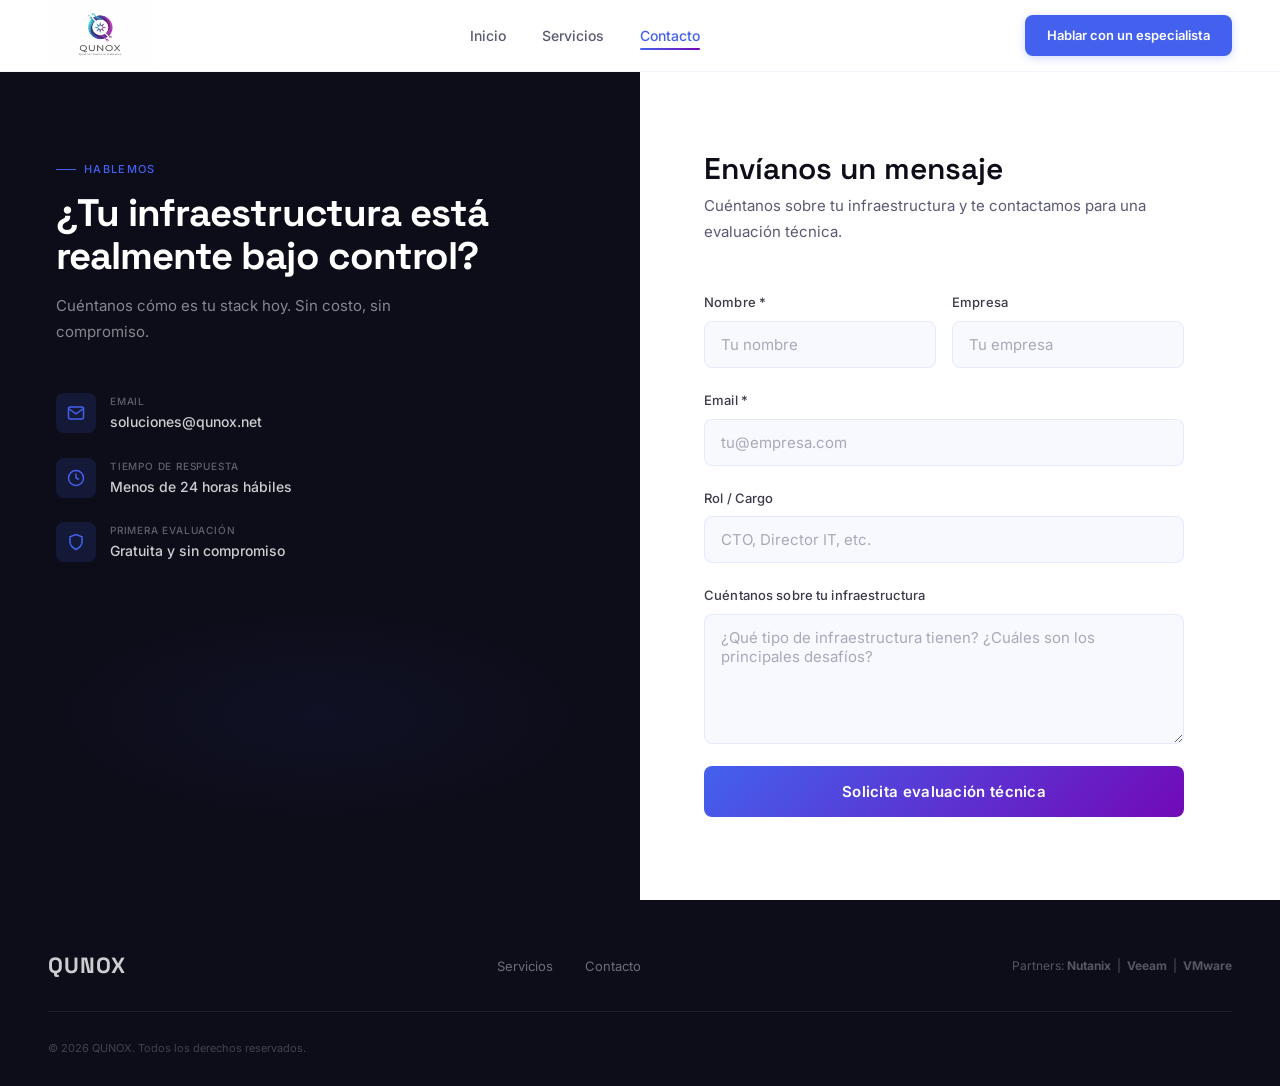
<file: contacto.html>
<!DOCTYPE html>
<html lang="es">
<head>
  <meta charset="UTF-8"/>
  <meta name="viewport" content="width=device-width,initial-scale=1.0"/>
  <title>Contacto — QUNOX</title>
  <meta name="description" content="Habla con un especialista QUNOX. Diagnóstico gratuito de tu infraestructura."/>
  <link rel="preconnect" href="https://fonts.googleapis.com"/>
  <link rel="preconnect" href="https://fonts.gstatic.com" crossorigin/>
  <link href="https://fonts.googleapis.com/css2?family=Space+Grotesk:wght@400;500;600;700&family=Inter:wght@300;400;500;600&display=swap" rel="stylesheet"/>
  <link rel="stylesheet" href="css/main.css"/>
</head>
<body>
<nav id="nav" role="navigation">
  <div class="nav-inner">
    <a href="index.html"><img src="logo.jpeg" alt="QUNOX" class="nav-logo-img"/></a>
    <ul class="nav-links">
      <li><a href="index.html">Inicio</a></li>
      <li><a href="servicios.html">Servicios</a></li>
      <li><a href="contacto.html" class="active">Contacto</a></li>
    </ul>
    <a href="contacto.html" class="btn btn-primary nav-cta">Hablar con un especialista</a>
    <button class="hamburger" id="hamburger" aria-label="Menú" aria-expanded="false">
      <span></span><span></span><span></span>
    </button>
  </div>
</nav>
<div class="mobile-menu" id="mobile-menu">
  <a href="index.html" class="mobile-link">Inicio</a>
  <a href="servicios.html" class="mobile-link">Servicios</a>
  <a href="contacto.html" class="mobile-link">Contacto</a>
</div>

<div class="page-wrap contact-page" role="main">

  <!-- LEFT PANEL -->
  <div class="contact-left">
    <div class="contact-left-top">
      <span class="label">Hablemos</span>
      <h1>¿Tu infraestructura está realmente bajo control?</h1>
      <p>Cuéntanos cómo es tu stack hoy. Sin costo, sin compromiso.</p>

      <div class="contact-info-items">
        <div class="contact-info-item">
          <div class="ci-icon">
            <svg width="18" height="18" viewBox="0 0 24 24" fill="none" stroke="currentColor" stroke-width="2">
              <path d="M4 4h16c1.1 0 2 .9 2 2v12c0 1.1-.9 2-2 2H4c-1.1 0-2-.9-2-2V6c0-1.1.9-2 2-2z"/><polyline points="22,6 12,13 2,6"/>
            </svg>
          </div>
          <div>
            <div class="ci-label">Email</div>
            <div class="ci-value"><a href="mailto:soluciones@qunox.net">soluciones@qunox.net</a></div>
          </div>
        </div>
        <div class="contact-info-item">
          <div class="ci-icon">
            <svg width="18" height="18" viewBox="0 0 24 24" fill="none" stroke="currentColor" stroke-width="2">
              <circle cx="12" cy="12" r="10"/><polyline points="12 6 12 12 16 14"/>
            </svg>
          </div>
          <div>
            <div class="ci-label">Tiempo de respuesta</div>
            <div class="ci-value">Menos de 24 horas hábiles</div>
          </div>
        </div>
        <div class="contact-info-item">
          <div class="ci-icon">
            <svg width="18" height="18" viewBox="0 0 24 24" fill="none" stroke="currentColor" stroke-width="2">
              <path d="M12 22s8-4 8-10V5l-8-3-8 3v7c0 6 8 10 8 10z"/>
            </svg>
          </div>
          <div>
            <div class="ci-label">Primera evaluación</div>
            <div class="ci-value">Gratuita y sin compromiso</div>
          </div>
        </div>
      </div>
    </div>
    <div class="contact-visual"></div>
  </div>

  <!-- RIGHT PANEL (FORM) -->
  <div class="contact-right">
    <h2>Envíanos un mensaje</h2>
    <p class="subtitle">Cuéntanos sobre tu infraestructura y te contactamos para una evaluación técnica.</p>

    <form class="form" id="contact-form" novalidate>
      <div class="form-row">
        <div class="form-group">
          <label for="nombre">Nombre *</label>
          <input type="text" id="nombre" name="nombre" placeholder="Tu nombre" required autocomplete="name"/>
        </div>
        <div class="form-group">
          <label for="empresa">Empresa</label>
          <input type="text" id="empresa" name="empresa" placeholder="Tu empresa" autocomplete="organization"/>
        </div>
      </div>
      <div class="form-group">
        <label for="email">Email *</label>
        <input type="email" id="email" name="email" placeholder="tu@empresa.com" required autocomplete="email"/>
      </div>
      <div class="form-group">
        <label for="rol">Rol / Cargo</label>
        <input type="text" id="rol" name="rol" placeholder="CTO, Director IT, etc."/>
      </div>
      <div class="form-group">
        <label for="mensaje">Cuéntanos sobre tu infraestructura</label>
        <textarea id="mensaje" name="mensaje" placeholder="¿Qué tipo de infraestructura tienen? ¿Cuáles son los principales desafíos?"></textarea>
      </div>
      <button type="submit" class="form-submit" id="form-btn">Solicita evaluación técnica</button>
    </form>

    <div class="form-success" id="form-success">
      <div class="success-icon">
        <svg width="26" height="26" viewBox="0 0 24 24" fill="none" stroke="currentColor" stroke-width="2.5"><polyline points="20 6 9 17 4 12"/></svg>
      </div>
      <p class="success-title">Mensaje recibido.</p>
      <p class="success-msg">Un especialista QUNOX se pondrá en contacto contigo en las próximas 24 horas hábiles.</p>
    </div>
  </div>

</div>

<footer>
  <div class="footer-inner">
    <span class="footer-logo">QUNOX</span>
    <ul class="footer-links">
      <li><a href="servicios.html">Servicios</a></li>
      <li><a href="contacto.html">Contacto</a></li>
    </ul>
    <p class="footer-partners">Partners: <strong>Nutanix</strong> &nbsp;|&nbsp; <strong>Veeam</strong> &nbsp;|&nbsp; <strong>VMware</strong></p>
  </div>
  <p class="footer-copy">© 2026 QUNOX. Todos los derechos reservados.</p>
</footer>

<script src="js/main.js"></script>
</body>
</html>
</file>
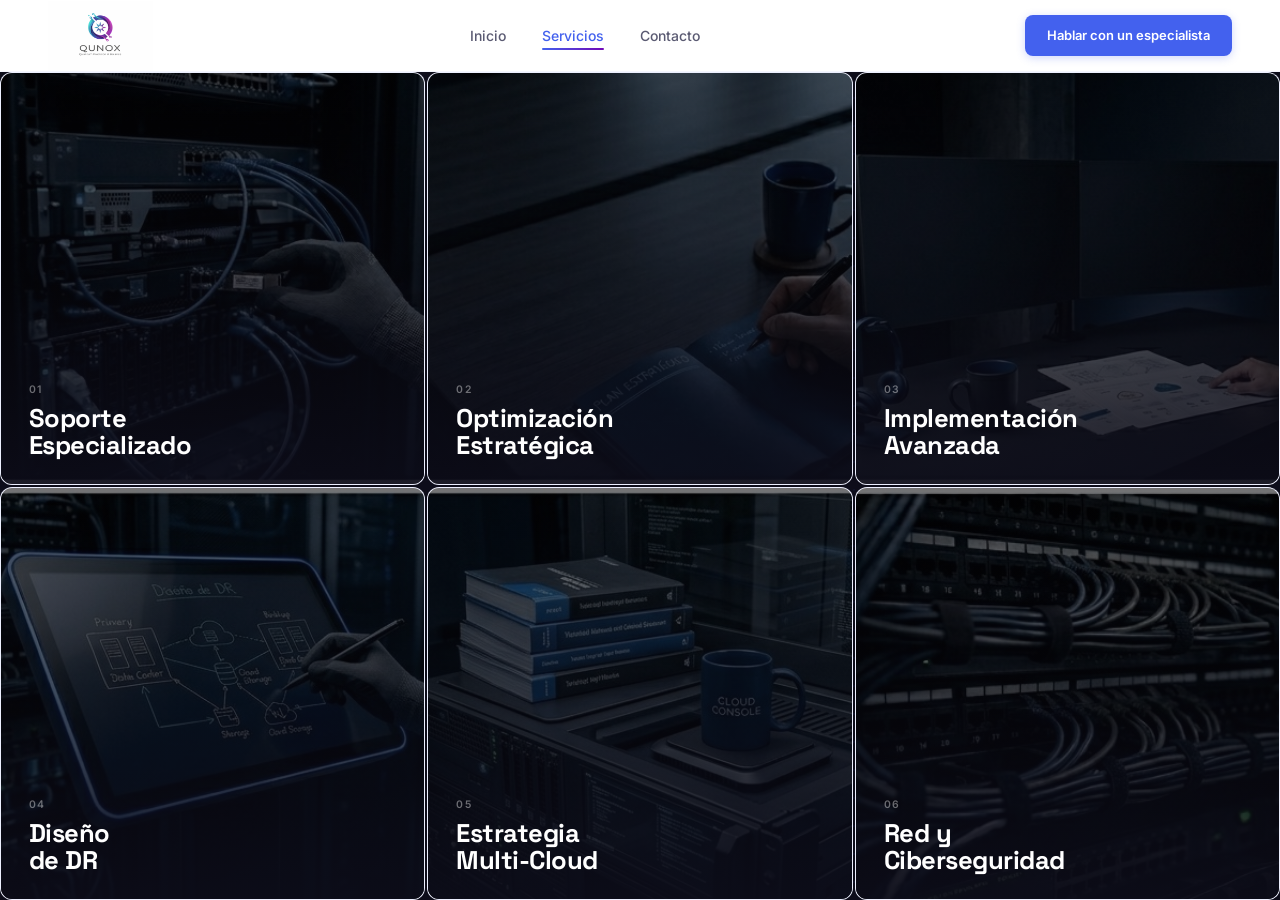
<file: servicios.html>
<!DOCTYPE html>
<html lang="es">
<head>
  <meta charset="UTF-8"/>
  <meta name="viewport" content="width=device-width,initial-scale=1.0"/>
  <title>Servicios — QUNOX</title>
  <meta name="description" content="Servicios de infraestructura TI: soporte especializado, optimización, implementación, disaster recovery, multi-cloud y ciberseguridad."/>
  <link rel="preconnect" href="https://fonts.googleapis.com"/>
  <link rel="preconnect" href="https://fonts.gstatic.com" crossorigin/>
  <link href="https://fonts.googleapis.com/css2?family=Space+Grotesk:wght@400;500;600;700&family=Inter:wght@300;400;500;600&display=swap" rel="stylesheet"/>
  <link rel="stylesheet" href="css/main.css"/>
  <link rel="stylesheet" href="css/servicios-page.css"/>
</head>
<body>

<nav id="nav" role="navigation">
  <div class="nav-inner">
    <a href="index.html"><img src="logo.jpeg" alt="QUNOX" class="nav-logo-img"/></a>
    <ul class="nav-links">
      <li><a href="index.html">Inicio</a></li>
      <li><a href="servicios.html" class="active">Servicios</a></li>
      <li><a href="contacto.html">Contacto</a></li>
    </ul>
    <a href="contacto.html" class="btn btn-primary nav-cta">Hablar con un especialista</a>
    <button class="hamburger" id="hamburger" aria-label="Menú" aria-expanded="false">
      <span></span><span></span><span></span>
    </button>
  </div>
</nav>
<div class="mobile-menu" id="mobile-menu">
  <a href="index.html" class="mobile-link">Inicio</a>
  <a href="servicios.html" class="mobile-link active">Servicios</a>
  <a href="contacto.html" class="mobile-link">Contacto</a>
  <a href="contacto.html" class="btn btn-primary mobile-cta">Hablar con un especialista</a>
</div>

<div class="services-grid">

  <!-- 01 Soporte Especializado -->
  <a href="servicios/soporte-especializado.html" class="svc-card">
    <img src="images/services/svc-soporte.jpg" alt="Soporte Especializado" class="svc-card__img"/>
    <div class="svc-card__overlay"></div>
    <div class="svc-card__content">
      <span class="svc-card__num">01</span>
      <h2 class="svc-card__title">Soporte<br>Especializado</h2>
    </div>
    <div class="svc-card__arrow">
      <svg width="14" height="14" viewBox="0 0 24 24" fill="none" stroke="currentColor" stroke-width="2.5" stroke-linecap="round" stroke-linejoin="round">
        <line x1="7" y1="17" x2="17" y2="7"/><polyline points="7 7 17 7 17 17"/>
      </svg>
    </div>
  </a>

  <!-- 02 Optimización Estratégica -->
  <a href="servicios/optimizacion-estrategica.html" class="svc-card">
    <img src="images/services/svc-optimizacion.jpg" alt="Optimización Estratégica" class="svc-card__img"/>
    <div class="svc-card__overlay"></div>
    <div class="svc-card__content">
      <span class="svc-card__num">02</span>
      <h2 class="svc-card__title">Optimización<br>Estratégica</h2>
    </div>
    <div class="svc-card__arrow">
      <svg width="14" height="14" viewBox="0 0 24 24" fill="none" stroke="currentColor" stroke-width="2.5" stroke-linecap="round" stroke-linejoin="round">
        <line x1="7" y1="17" x2="17" y2="7"/><polyline points="7 7 17 7 17 17"/>
      </svg>
    </div>
  </a>

  <!-- 03 Implementación Avanzada -->
  <a href="servicios/implementacion-avanzada.html" class="svc-card">
    <img src="images/services/svc-implementacion.jpg" alt="Implementación Avanzada" class="svc-card__img"/>
    <div class="svc-card__overlay"></div>
    <div class="svc-card__content">
      <span class="svc-card__num">03</span>
      <h2 class="svc-card__title">Implementación<br>Avanzada</h2>
    </div>
    <div class="svc-card__arrow">
      <svg width="14" height="14" viewBox="0 0 24 24" fill="none" stroke="currentColor" stroke-width="2.5" stroke-linecap="round" stroke-linejoin="round">
        <line x1="7" y1="17" x2="17" y2="7"/><polyline points="7 7 17 7 17 17"/>
      </svg>
    </div>
  </a>

  <!-- 04 Diseño de DR -->
  <a href="servicios/diseno-dr.html" class="svc-card">
    <img src="images/services/svc-dr.jpg" alt="Diseño de DR" class="svc-card__img"/>
    <div class="svc-card__overlay"></div>
    <div class="svc-card__content">
      <span class="svc-card__num">04</span>
      <h2 class="svc-card__title">Diseño<br>de DR</h2>
    </div>
    <div class="svc-card__arrow">
      <svg width="14" height="14" viewBox="0 0 24 24" fill="none" stroke="currentColor" stroke-width="2.5" stroke-linecap="round" stroke-linejoin="round">
        <line x1="7" y1="17" x2="17" y2="7"/><polyline points="7 7 17 7 17 17"/>
      </svg>
    </div>
  </a>

  <!-- 05 Estrategia Multi-Cloud -->
  <a href="servicios/multi-cloud.html" class="svc-card">
    <img src="images/services/svc-multicloud.jpg" alt="Estrategia Multi-Cloud" class="svc-card__img"/>
    <div class="svc-card__overlay"></div>
    <div class="svc-card__content">
      <span class="svc-card__num">05</span>
      <h2 class="svc-card__title">Estrategia<br>Multi-Cloud</h2>
    </div>
    <div class="svc-card__arrow">
      <svg width="14" height="14" viewBox="0 0 24 24" fill="none" stroke="currentColor" stroke-width="2.5" stroke-linecap="round" stroke-linejoin="round">
        <line x1="7" y1="17" x2="17" y2="7"/><polyline points="7 7 17 7 17 17"/>
      </svg>
    </div>
  </a>

  <!-- 06 Red y Ciberseguridad -->
  <a href="servicios/red-ciberseguridad.html" class="svc-card">
    <img src="images/services/svc-seguridad.jpg" alt="Red y Ciberseguridad" class="svc-card__img"/>
    <div class="svc-card__overlay"></div>
    <div class="svc-card__content">
      <span class="svc-card__num">06</span>
      <h2 class="svc-card__title">Red y<br>Ciberseguridad</h2>
    </div>
    <div class="svc-card__arrow">
      <svg width="14" height="14" viewBox="0 0 24 24" fill="none" stroke="currentColor" stroke-width="2.5" stroke-linecap="round" stroke-linejoin="round">
        <line x1="7" y1="17" x2="17" y2="7"/><polyline points="7 7 17 7 17 17"/>
      </svg>
    </div>
  </a>

</div>

<script src="js/main.js"></script>
</body>
</html>
</file>
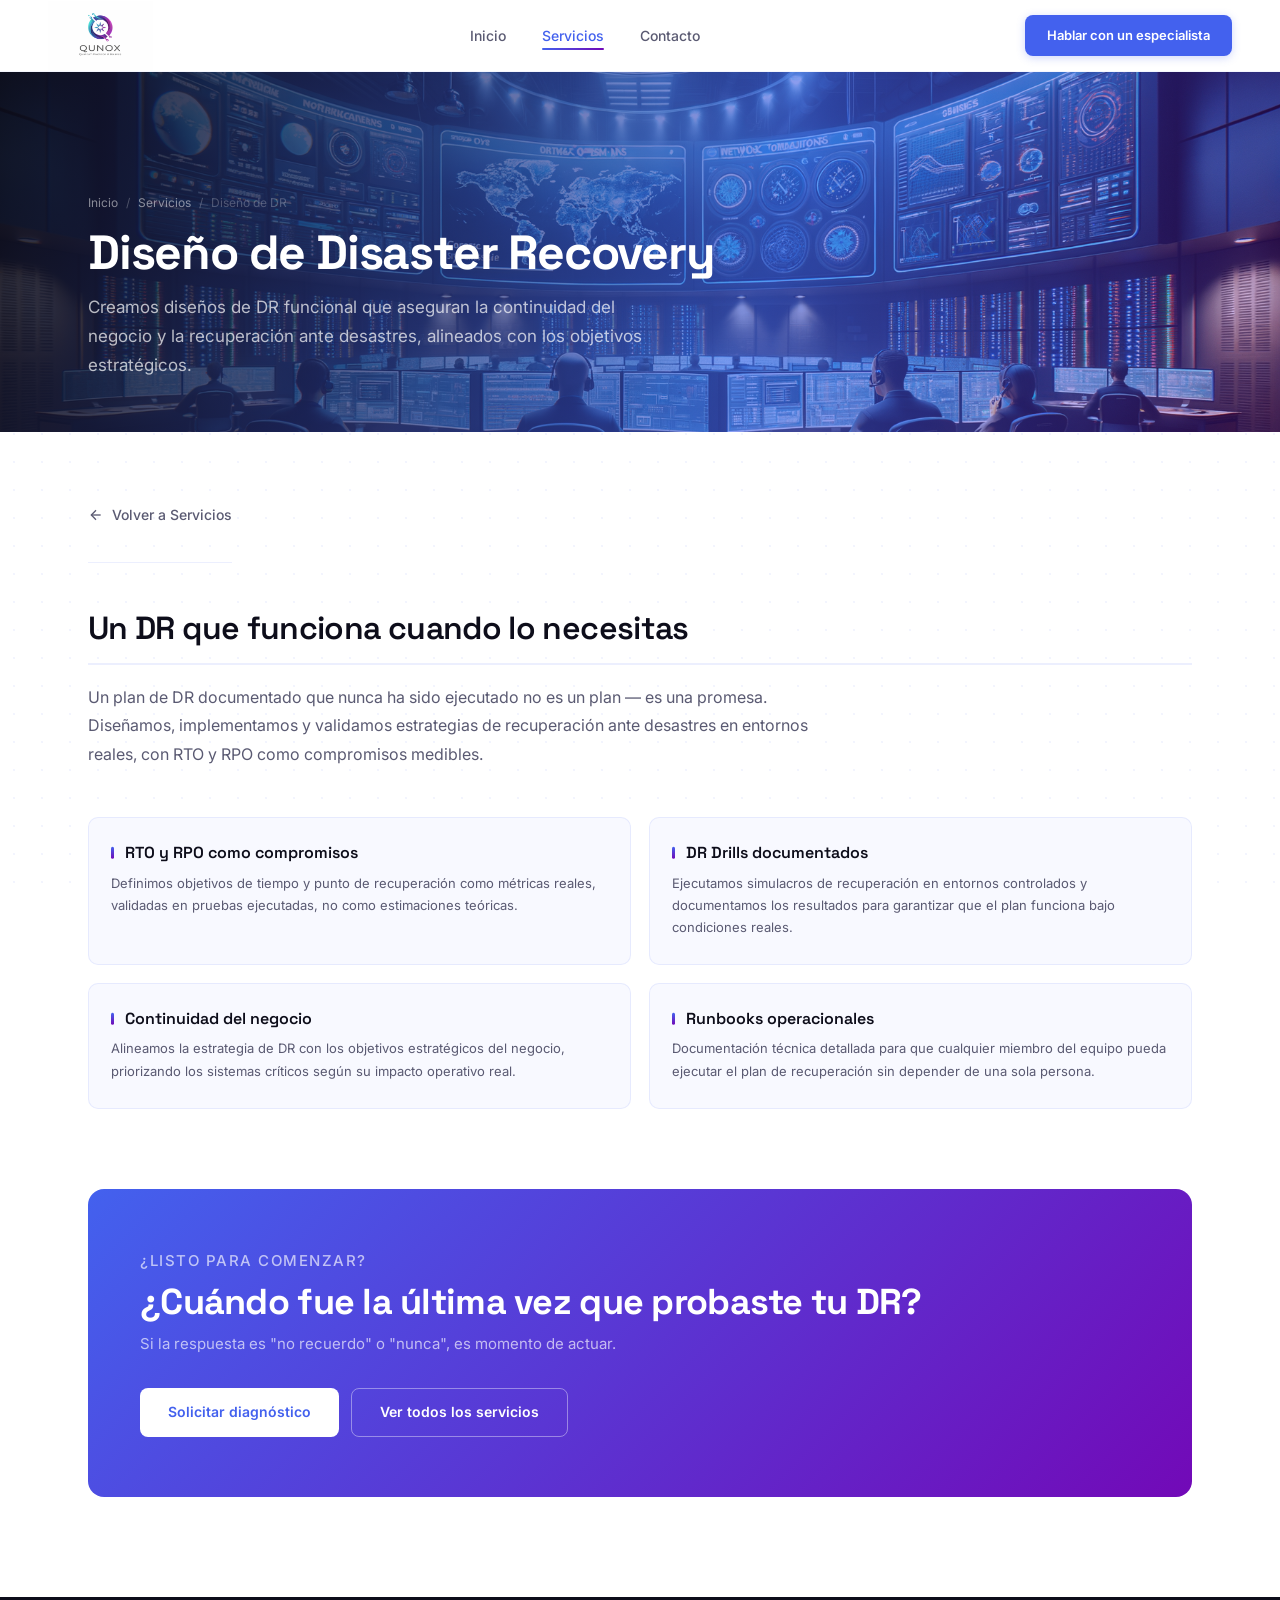
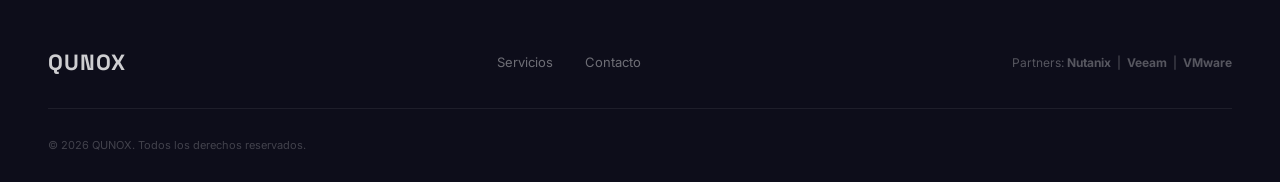
<file: servicios/diseno-dr.html>
<!DOCTYPE html>
<html lang="es">
<head>
  <meta charset="UTF-8"/>
  <meta name="viewport" content="width=device-width,initial-scale=1.0"/>
  <title>Diseño de DR — QUNOX</title>
  <meta name="description" content="Diseños de DR funcional que aseguran la continuidad del negocio y la recuperación ante desastres, alineados con los objetivos estratégicos."/>
  <link rel="preconnect" href="https://fonts.googleapis.com"/>
  <link rel="preconnect" href="https://fonts.gstatic.com" crossorigin/>
  <link href="https://fonts.googleapis.com/css2?family=Space+Grotesk:wght@400;500;600;700&family=Inter:wght@300;400;500;600&display=swap" rel="stylesheet"/>
  <link rel="stylesheet" href="../css/main.css"/>
</head>
<body>
<nav id="nav" role="navigation">
  <div class="nav-inner">
    <a href="../index.html"><img src="../logo.jpeg" alt="QUNOX" class="nav-logo-img"/></a>
    <ul class="nav-links">
      <li><a href="../index.html">Inicio</a></li>
      <li><a href="../servicios.html" class="active">Servicios</a></li>
      <li><a href="../contacto.html">Contacto</a></li>
    </ul>
    <a href="../contacto.html" class="btn btn-primary nav-cta">Hablar con un especialista</a>
    <button class="hamburger" id="hamburger" aria-label="Menú" aria-expanded="false"><span></span><span></span><span></span></button>
  </div>
</nav>
<div class="mobile-menu" id="mobile-menu">
  <a href="../index.html" class="mobile-link">Inicio</a>
  <a href="../servicios.html" class="mobile-link">Servicios</a>
  <a href="../contacto.html" class="mobile-link">Contacto</a>
  <a href="../contacto.html" class="btn btn-primary mobile-cta">Hablar con un especialista</a>
</div>

<div class="page-wrap">
  <div class="svc-page-hero">
    <img src="../images/dr.jpg" alt="Diseño de Disaster Recovery" class="svc-page-hero-img"/>
    <div class="svc-page-hero-overlay"></div>
    <div class="svc-page-hero-content">
      <nav class="breadcrumb" aria-label="Ruta">
        <a href="../index.html">Inicio</a><span>/</span>
        <a href="../servicios.html">Servicios</a><span>/</span>
        <span class="breadcrumb-current">Diseño de DR</span>
      </nav>
      <h1 class="svc-page-h1">Diseño de Disaster Recovery</h1>
      <p class="svc-page-intro-text">Creamos diseños de DR funcional que aseguran la continuidad del negocio y la recuperación ante desastres, alineados con los objetivos estratégicos.</p>
    </div>
  </div>

  <section class="svc-content">
    <div class="container">
      <a href="../servicios.html" class="svc-back">
        <svg width="16" height="16" viewBox="0 0 24 24" fill="none" stroke="currentColor" stroke-width="2"><line x1="19" y1="12" x2="5" y2="12"/><polyline points="12 19 5 12 12 5"/></svg>
        Volver a Servicios
      </a>

      <h2 class="svc-section-title reveal">Un DR que funciona cuando lo necesitas</h2>
      <p class="svc-section-intro reveal">Un plan de DR documentado que nunca ha sido ejecutado no es un plan — es una promesa. Diseñamos, implementamos y validamos estrategias de recuperación ante desastres en entornos reales, con RTO y RPO como compromisos medibles.</p>

      <div class="feature-grid" style="grid-template-columns:repeat(2,1fr)">
        <div class="feature-card reveal" data-delay="0">
          <h3 class="feature-h3">RTO y RPO como compromisos</h3>
          <p class="feature-desc">Definimos objetivos de tiempo y punto de recuperación como métricas reales, validadas en pruebas ejecutadas, no como estimaciones teóricas.</p>
        </div>
        <div class="feature-card reveal" data-delay="80">
          <h3 class="feature-h3">DR Drills documentados</h3>
          <p class="feature-desc">Ejecutamos simulacros de recuperación en entornos controlados y documentamos los resultados para garantizar que el plan funciona bajo condiciones reales.</p>
        </div>
        <div class="feature-card reveal" data-delay="160">
          <h3 class="feature-h3">Continuidad del negocio</h3>
          <p class="feature-desc">Alineamos la estrategia de DR con los objetivos estratégicos del negocio, priorizando los sistemas críticos según su impacto operativo real.</p>
        </div>
        <div class="feature-card reveal" data-delay="240">
          <h3 class="feature-h3">Runbooks operacionales</h3>
          <p class="feature-desc">Documentación técnica detallada para que cualquier miembro del equipo pueda ejecutar el plan de recuperación sin depender de una sola persona.</p>
        </div>
      </div>

      <div class="page-cta reveal">
        <div>
          <p class="page-cta-label">¿Listo para comenzar?</p>
          <h2>¿Cuándo fue la última vez que probaste tu DR?</h2>
          <p>Si la respuesta es "no recuerdo" o "nunca", es momento de actuar.</p>
        </div>
        <div class="page-cta-actions">
          <a href="../contacto.html" class="btn btn-white">Solicitar diagnóstico</a>
          <a href="../servicios.html" class="btn btn-white-ghost">Ver todos los servicios</a>
        </div>
      </div>
    </div>
  </section>

  <footer>
    <div class="footer-inner">
      <span class="footer-logo">QUNOX</span>
      <ul class="footer-links">
        <li><a href="../servicios.html">Servicios</a></li>
        <li><a href="../contacto.html">Contacto</a></li>
      </ul>
      <p class="footer-partners">Partners: <strong>Nutanix</strong> &nbsp;|&nbsp; <strong>Veeam</strong> &nbsp;|&nbsp; <strong>VMware</strong></p>
    </div>
    <p class="footer-copy">© 2026 QUNOX. Todos los derechos reservados.</p>
  </footer>
</div>
<script src="../js/main.js"></script>
</body>
</html>
</file>
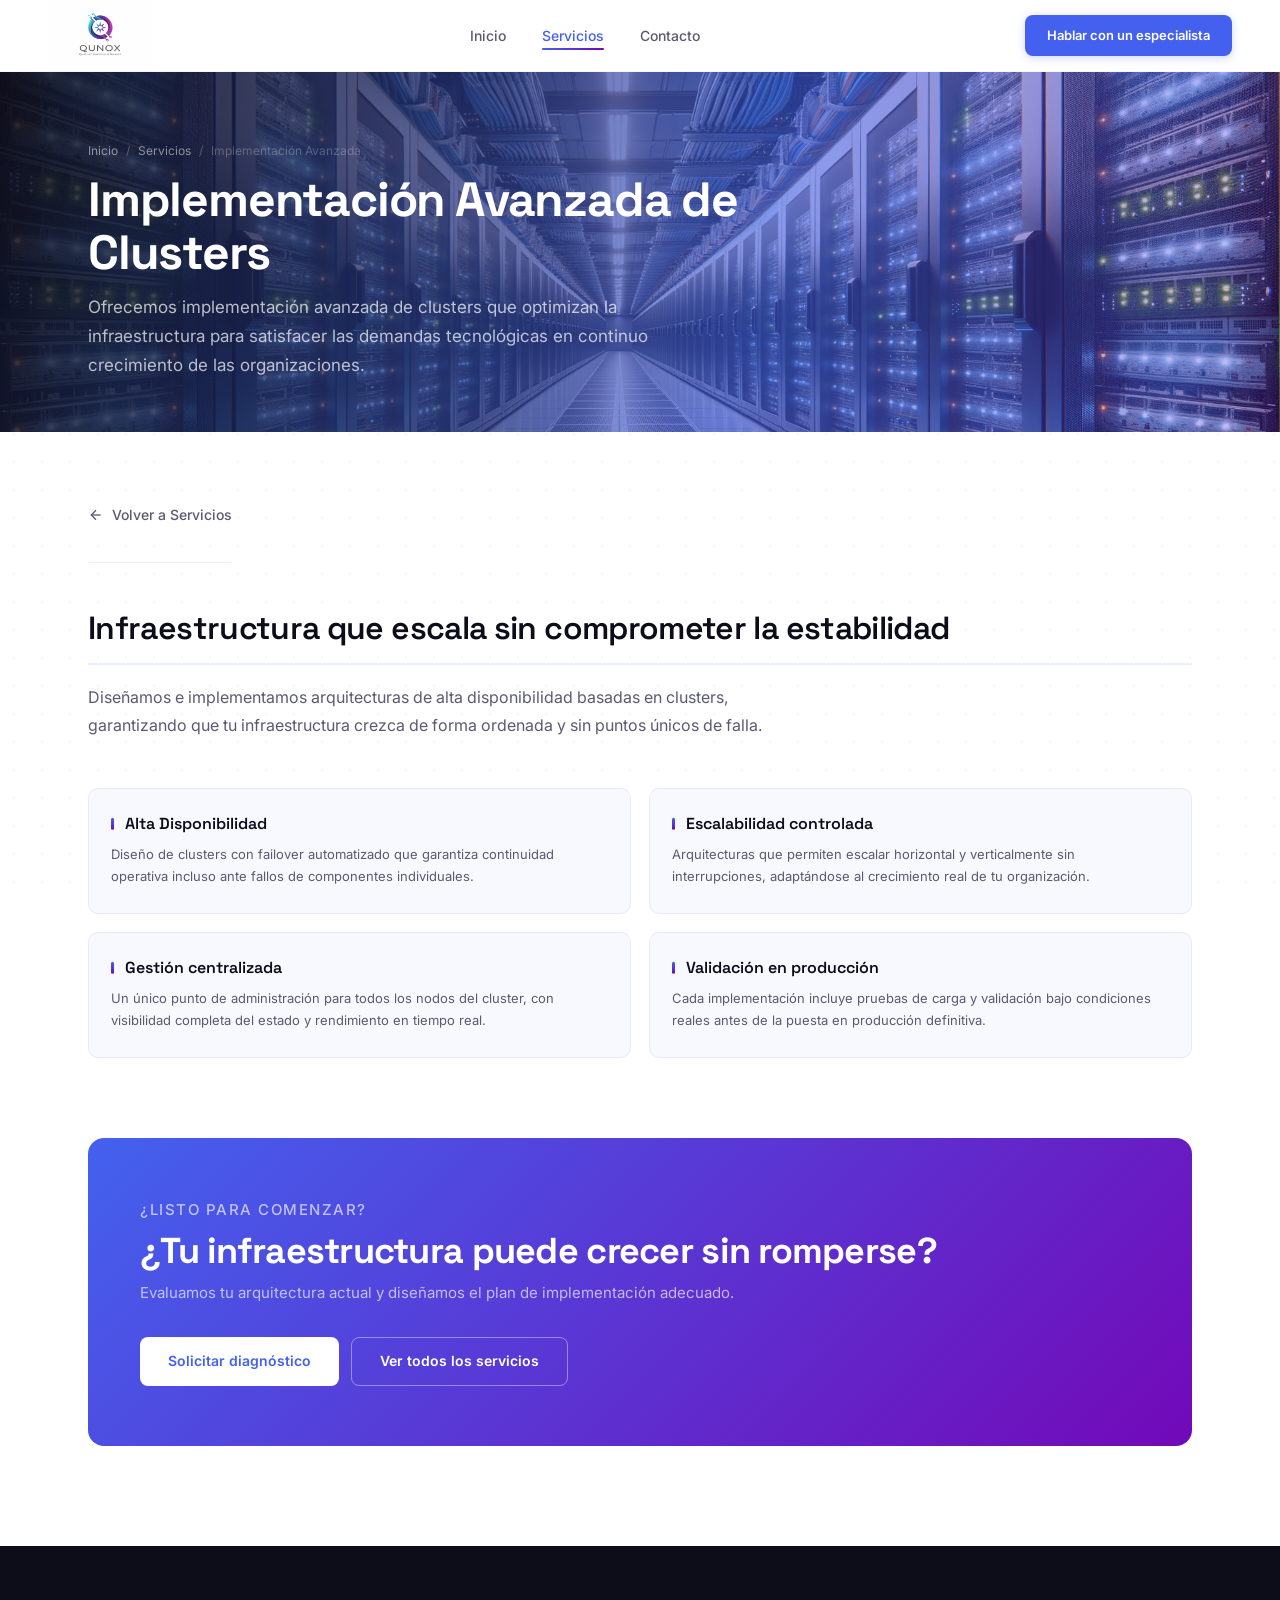
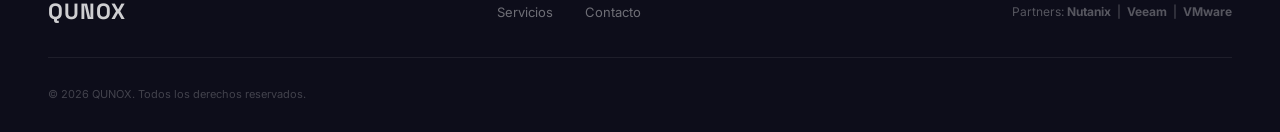
<file: servicios/implementacion-avanzada.html>
<!DOCTYPE html>
<html lang="es">
<head>
  <meta charset="UTF-8"/>
  <meta name="viewport" content="width=device-width,initial-scale=1.0"/>
  <title>Implementación Avanzada — QUNOX</title>
  <meta name="description" content="Implementación avanzada de clusters que optimizan la infraestructura para satisfacer las demandas tecnológicas en continuo crecimiento."/>
  <link rel="preconnect" href="https://fonts.googleapis.com"/>
  <link rel="preconnect" href="https://fonts.gstatic.com" crossorigin/>
  <link href="https://fonts.googleapis.com/css2?family=Space+Grotesk:wght@400;500;600;700&family=Inter:wght@300;400;500;600&display=swap" rel="stylesheet"/>
  <link rel="stylesheet" href="../css/main.css"/>
</head>
<body>
<nav id="nav" role="navigation">
  <div class="nav-inner">
    <a href="../index.html"><img src="../logo.jpeg" alt="QUNOX" class="nav-logo-img"/></a>
    <ul class="nav-links">
      <li><a href="../index.html">Inicio</a></li>
      <li><a href="../servicios.html" class="active">Servicios</a></li>
      <li><a href="../contacto.html">Contacto</a></li>
    </ul>
    <a href="../contacto.html" class="btn btn-primary nav-cta">Hablar con un especialista</a>
    <button class="hamburger" id="hamburger" aria-label="Menú" aria-expanded="false"><span></span><span></span><span></span></button>
  </div>
</nav>
<div class="mobile-menu" id="mobile-menu">
  <a href="../index.html" class="mobile-link">Inicio</a>
  <a href="../servicios.html" class="mobile-link">Servicios</a>
  <a href="../contacto.html" class="mobile-link">Contacto</a>
  <a href="../contacto.html" class="btn btn-primary mobile-cta">Hablar con un especialista</a>
</div>

<div class="page-wrap">
  <div class="svc-page-hero">
    <img src="../images/clusters.jpg" alt="Implementación Avanzada de Clusters" class="svc-page-hero-img"/>
    <div class="svc-page-hero-overlay"></div>
    <div class="svc-page-hero-content">
      <nav class="breadcrumb" aria-label="Ruta">
        <a href="../index.html">Inicio</a><span>/</span>
        <a href="../servicios.html">Servicios</a><span>/</span>
        <span class="breadcrumb-current">Implementación Avanzada</span>
      </nav>
      <h1 class="svc-page-h1">Implementación Avanzada de Clusters</h1>
      <p class="svc-page-intro-text">Ofrecemos implementación avanzada de clusters que optimizan la infraestructura para satisfacer las demandas tecnológicas en continuo crecimiento de las organizaciones.</p>
    </div>
  </div>

  <section class="svc-content">
    <div class="container">
      <a href="../servicios.html" class="svc-back">
        <svg width="16" height="16" viewBox="0 0 24 24" fill="none" stroke="currentColor" stroke-width="2"><line x1="19" y1="12" x2="5" y2="12"/><polyline points="12 19 5 12 12 5"/></svg>
        Volver a Servicios
      </a>

      <h2 class="svc-section-title reveal">Infraestructura que escala sin comprometer la estabilidad</h2>
      <p class="svc-section-intro reveal">Diseñamos e implementamos arquitecturas de alta disponibilidad basadas en clusters, garantizando que tu infraestructura crezca de forma ordenada y sin puntos únicos de falla.</p>

      <div class="feature-grid" style="grid-template-columns:repeat(2,1fr)">
        <div class="feature-card reveal" data-delay="0">
          <h3 class="feature-h3">Alta Disponibilidad</h3>
          <p class="feature-desc">Diseño de clusters con failover automatizado que garantiza continuidad operativa incluso ante fallos de componentes individuales.</p>
        </div>
        <div class="feature-card reveal" data-delay="80">
          <h3 class="feature-h3">Escalabilidad controlada</h3>
          <p class="feature-desc">Arquitecturas que permiten escalar horizontal y verticalmente sin interrupciones, adaptándose al crecimiento real de tu organización.</p>
        </div>
        <div class="feature-card reveal" data-delay="160">
          <h3 class="feature-h3">Gestión centralizada</h3>
          <p class="feature-desc">Un único punto de administración para todos los nodos del cluster, con visibilidad completa del estado y rendimiento en tiempo real.</p>
        </div>
        <div class="feature-card reveal" data-delay="240">
          <h3 class="feature-h3">Validación en producción</h3>
          <p class="feature-desc">Cada implementación incluye pruebas de carga y validación bajo condiciones reales antes de la puesta en producción definitiva.</p>
        </div>
      </div>

      <div class="page-cta reveal">
        <div>
          <p class="page-cta-label">¿Listo para comenzar?</p>
          <h2>¿Tu infraestructura puede crecer sin romperse?</h2>
          <p>Evaluamos tu arquitectura actual y diseñamos el plan de implementación adecuado.</p>
        </div>
        <div class="page-cta-actions">
          <a href="../contacto.html" class="btn btn-white">Solicitar diagnóstico</a>
          <a href="../servicios.html" class="btn btn-white-ghost">Ver todos los servicios</a>
        </div>
      </div>
    </div>
  </section>

  <footer>
    <div class="footer-inner">
      <span class="footer-logo">QUNOX</span>
      <ul class="footer-links">
        <li><a href="../servicios.html">Servicios</a></li>
        <li><a href="../contacto.html">Contacto</a></li>
      </ul>
      <p class="footer-partners">Partners: <strong>Nutanix</strong> &nbsp;|&nbsp; <strong>Veeam</strong> &nbsp;|&nbsp; <strong>VMware</strong></p>
    </div>
    <p class="footer-copy">© 2026 QUNOX. Todos los derechos reservados.</p>
  </footer>
</div>
<script src="../js/main.js"></script>
</body>
</html>
</file>
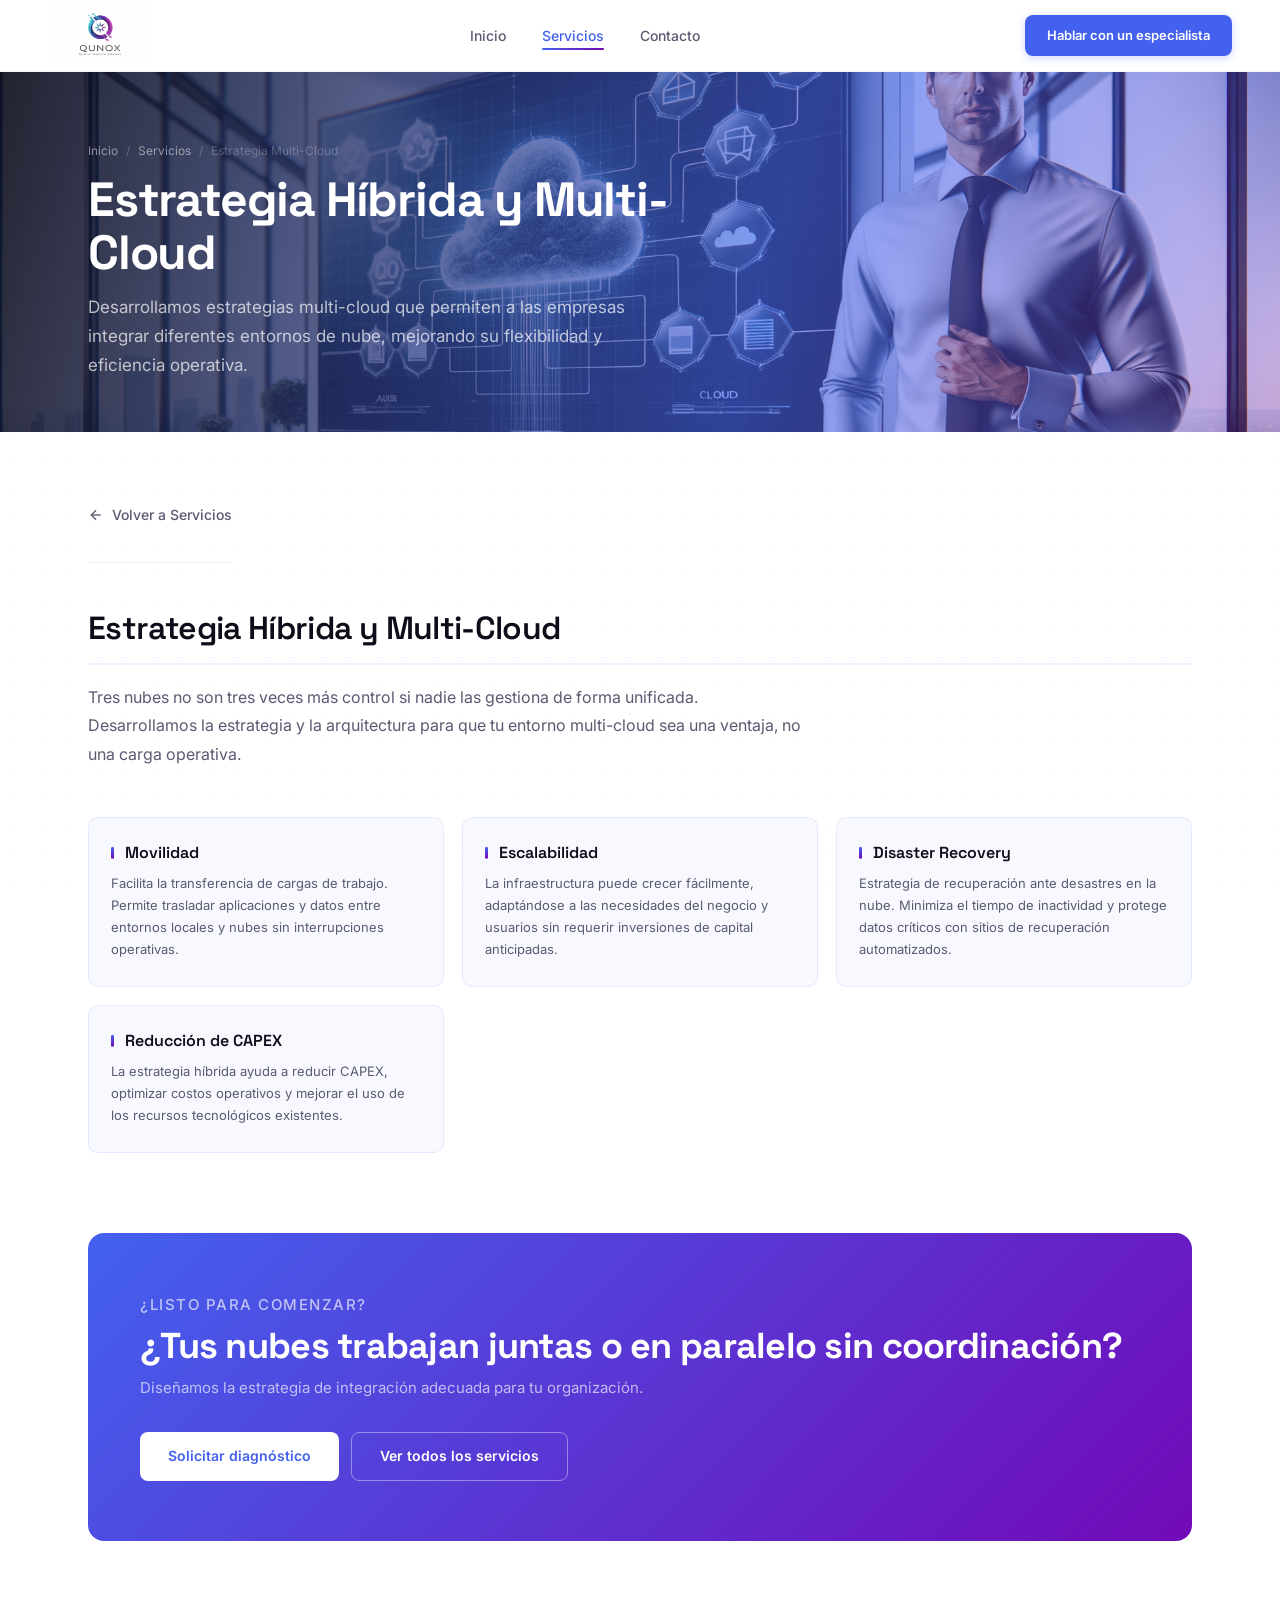
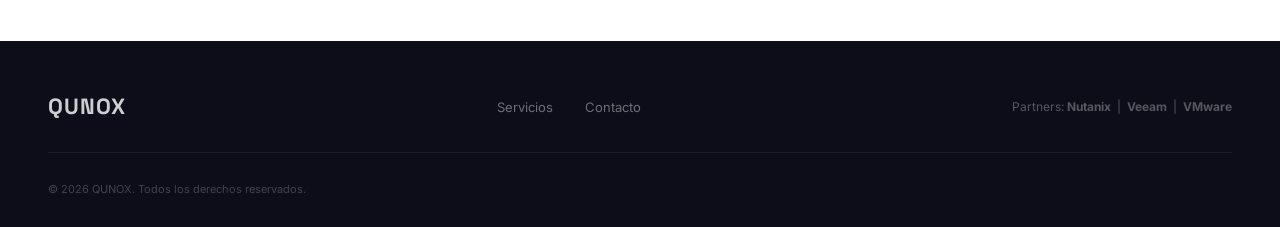
<file: servicios/multi-cloud.html>
<!DOCTYPE html>
<html lang="es">
<head>
  <meta charset="UTF-8"/>
  <meta name="viewport" content="width=device-width,initial-scale=1.0"/>
  <title>Estrategia Multi-Cloud — QUNOX</title>
  <meta name="description" content="Estrategias multi-cloud que permiten a las empresas integrar diferentes entornos de nube, mejorando su flexibilidad y eficiencia operativa."/>
  <link rel="preconnect" href="https://fonts.googleapis.com"/>
  <link rel="preconnect" href="https://fonts.gstatic.com" crossorigin/>
  <link href="https://fonts.googleapis.com/css2?family=Space+Grotesk:wght@400;500;600;700&family=Inter:wght@300;400;500;600&display=swap" rel="stylesheet"/>
  <link rel="stylesheet" href="../css/main.css"/>
</head>
<body>
<nav id="nav" role="navigation">
  <div class="nav-inner">
    <a href="../index.html"><img src="../logo.jpeg" alt="QUNOX" class="nav-logo-img"/></a>
    <ul class="nav-links">
      <li><a href="../index.html">Inicio</a></li>
      <li><a href="../servicios.html" class="active">Servicios</a></li>
      <li><a href="../contacto.html">Contacto</a></li>
    </ul>
    <a href="../contacto.html" class="btn btn-primary nav-cta">Hablar con un especialista</a>
    <button class="hamburger" id="hamburger" aria-label="Menú" aria-expanded="false"><span></span><span></span><span></span></button>
  </div>
</nav>
<div class="mobile-menu" id="mobile-menu">
  <a href="../index.html" class="mobile-link">Inicio</a>
  <a href="../servicios.html" class="mobile-link">Servicios</a>
  <a href="../contacto.html" class="mobile-link">Contacto</a>
  <a href="../contacto.html" class="btn btn-primary mobile-cta">Hablar con un especialista</a>
</div>

<div class="page-wrap">
  <div class="svc-page-hero">
    <img src="../images/multicloud.jpg" alt="Estrategia Multi-Cloud" class="svc-page-hero-img"/>
    <div class="svc-page-hero-overlay"></div>
    <div class="svc-page-hero-content">
      <nav class="breadcrumb" aria-label="Ruta">
        <a href="../index.html">Inicio</a><span>/</span>
        <a href="../servicios.html">Servicios</a><span>/</span>
        <span class="breadcrumb-current">Estrategia Multi-Cloud</span>
      </nav>
      <h1 class="svc-page-h1">Estrategia Híbrida y Multi-Cloud</h1>
      <p class="svc-page-intro-text">Desarrollamos estrategias multi-cloud que permiten a las empresas integrar diferentes entornos de nube, mejorando su flexibilidad y eficiencia operativa.</p>
    </div>
  </div>

  <section class="svc-content">
    <div class="container">
      <a href="../servicios.html" class="svc-back">
        <svg width="16" height="16" viewBox="0 0 24 24" fill="none" stroke="currentColor" stroke-width="2"><line x1="19" y1="12" x2="5" y2="12"/><polyline points="12 19 5 12 12 5"/></svg>
        Volver a Servicios
      </a>

      <h2 class="svc-section-title reveal">Estrategia Híbrida y Multi-Cloud</h2>
      <p class="svc-section-intro reveal">Tres nubes no son tres veces más control si nadie las gestiona de forma unificada. Desarrollamos la estrategia y la arquitectura para que tu entorno multi-cloud sea una ventaja, no una carga operativa.</p>

      <div class="feature-grid">
        <div class="feature-card reveal" data-delay="0">
          <h3 class="feature-h3">Movilidad</h3>
          <p class="feature-desc">Facilita la transferencia de cargas de trabajo. Permite trasladar aplicaciones y datos entre entornos locales y nubes sin interrupciones operativas.</p>
        </div>
        <div class="feature-card reveal" data-delay="80">
          <h3 class="feature-h3">Escalabilidad</h3>
          <p class="feature-desc">La infraestructura puede crecer fácilmente, adaptándose a las necesidades del negocio y usuarios sin requerir inversiones de capital anticipadas.</p>
        </div>
        <div class="feature-card reveal" data-delay="160">
          <h3 class="feature-h3">Disaster Recovery</h3>
          <p class="feature-desc">Estrategia de recuperación ante desastres en la nube. Minimiza el tiempo de inactividad y protege datos críticos con sitios de recuperación automatizados.</p>
        </div>
        <div class="feature-card reveal" data-delay="0">
          <h3 class="feature-h3">Reducción de CAPEX</h3>
          <p class="feature-desc">La estrategia híbrida ayuda a reducir CAPEX, optimizar costos operativos y mejorar el uso de los recursos tecnológicos existentes.</p>
        </div>
      </div>

      <div class="page-cta reveal">
        <div>
          <p class="page-cta-label">¿Listo para comenzar?</p>
          <h2>¿Tus nubes trabajan juntas o en paralelo sin coordinación?</h2>
          <p>Diseñamos la estrategia de integración adecuada para tu organización.</p>
        </div>
        <div class="page-cta-actions">
          <a href="../contacto.html" class="btn btn-white">Solicitar diagnóstico</a>
          <a href="../servicios.html" class="btn btn-white-ghost">Ver todos los servicios</a>
        </div>
      </div>
    </div>
  </section>

  <footer>
    <div class="footer-inner">
      <span class="footer-logo">QUNOX</span>
      <ul class="footer-links">
        <li><a href="../servicios.html">Servicios</a></li>
        <li><a href="../contacto.html">Contacto</a></li>
      </ul>
      <p class="footer-partners">Partners: <strong>Nutanix</strong> &nbsp;|&nbsp; <strong>Veeam</strong> &nbsp;|&nbsp; <strong>VMware</strong></p>
    </div>
    <p class="footer-copy">© 2026 QUNOX. Todos los derechos reservados.</p>
  </footer>
</div>
<script src="../js/main.js"></script>
</body>
</html>
</file>
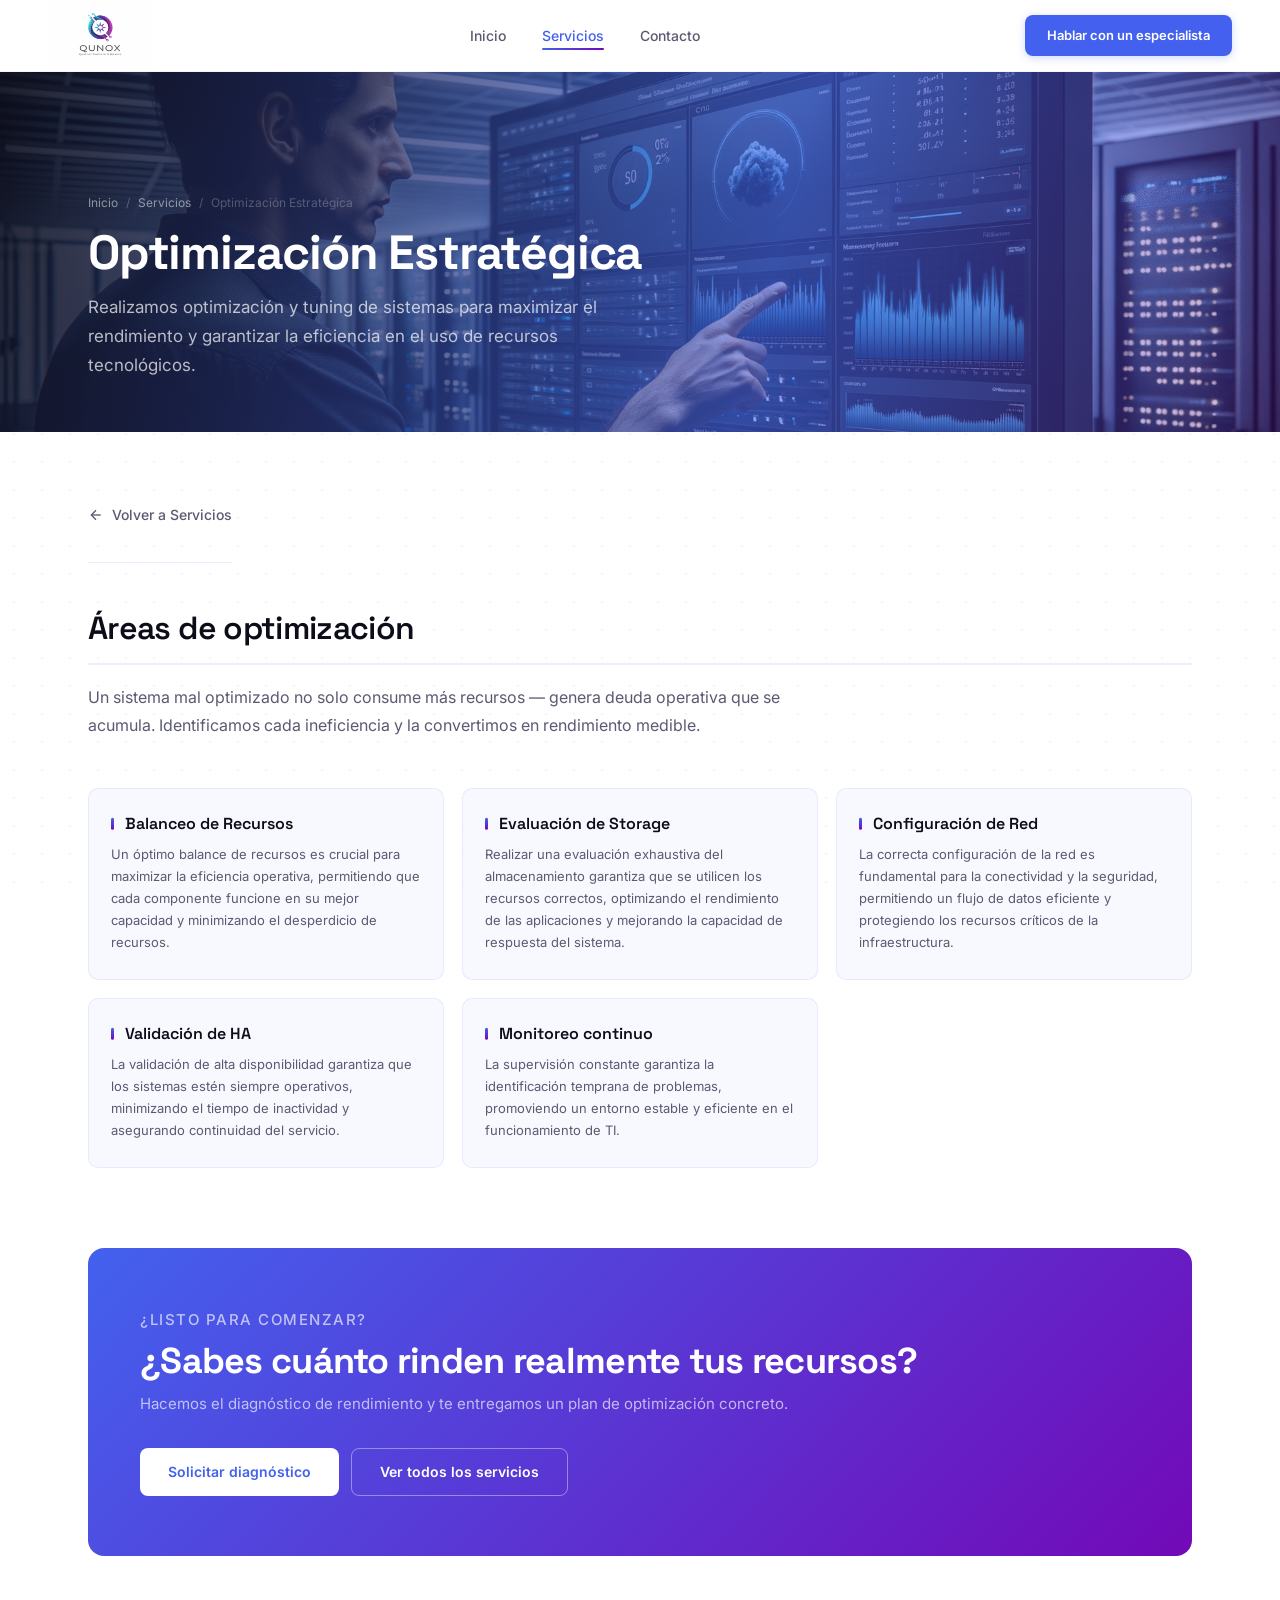
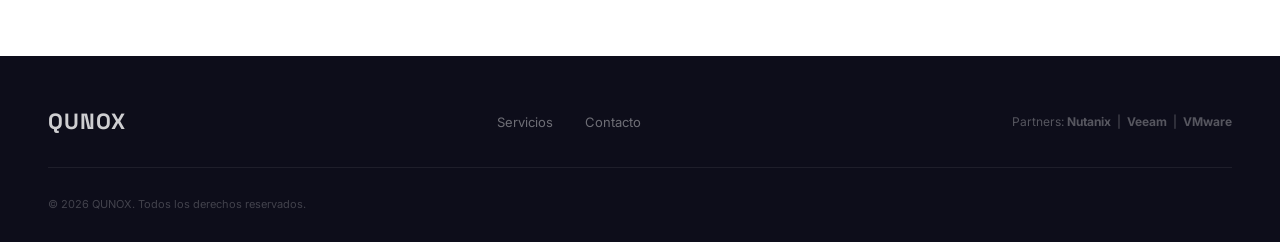
<file: servicios/optimizacion-estrategica.html>
<!DOCTYPE html>
<html lang="es">
<head>
  <meta charset="UTF-8"/>
  <meta name="viewport" content="width=device-width,initial-scale=1.0"/>
  <title>Optimización Estratégica — QUNOX</title>
  <meta name="description" content="Optimización y tuning de sistemas para maximizar el rendimiento y garantizar la eficiencia en el uso de recursos tecnológicos."/>
  <link rel="preconnect" href="https://fonts.googleapis.com"/>
  <link rel="preconnect" href="https://fonts.gstatic.com" crossorigin/>
  <link href="https://fonts.googleapis.com/css2?family=Space+Grotesk:wght@400;500;600;700&family=Inter:wght@300;400;500;600&display=swap" rel="stylesheet"/>
  <link rel="stylesheet" href="../css/main.css"/>
</head>
<body>
<nav id="nav" role="navigation">
  <div class="nav-inner">
    <a href="../index.html"><img src="../logo.jpeg" alt="QUNOX" class="nav-logo-img"/></a>
    <ul class="nav-links">
      <li><a href="../index.html">Inicio</a></li>
      <li><a href="../servicios.html" class="active">Servicios</a></li>
      <li><a href="../contacto.html">Contacto</a></li>
    </ul>
    <a href="../contacto.html" class="btn btn-primary nav-cta">Hablar con un especialista</a>
    <button class="hamburger" id="hamburger" aria-label="Menú" aria-expanded="false"><span></span><span></span><span></span></button>
  </div>
</nav>
<div class="mobile-menu" id="mobile-menu">
  <a href="../index.html" class="mobile-link">Inicio</a>
  <a href="../servicios.html" class="mobile-link">Servicios</a>
  <a href="../contacto.html" class="mobile-link">Contacto</a>
  <a href="../contacto.html" class="btn btn-primary mobile-cta">Hablar con un especialista</a>
</div>

<div class="page-wrap">
  <div class="svc-page-hero">
    <img src="../images/optimizacion.jpg" alt="Optimización Estratégica" class="svc-page-hero-img"/>
    <div class="svc-page-hero-overlay"></div>
    <div class="svc-page-hero-content">
      <nav class="breadcrumb" aria-label="Ruta">
        <a href="../index.html">Inicio</a><span>/</span>
        <a href="../servicios.html">Servicios</a><span>/</span>
        <span class="breadcrumb-current">Optimización Estratégica</span>
      </nav>
      <h1 class="svc-page-h1">Optimización Estratégica</h1>
      <p class="svc-page-intro-text">Realizamos optimización y tuning de sistemas para maximizar el rendimiento y garantizar la eficiencia en el uso de recursos tecnológicos.</p>
    </div>
  </div>

  <section class="svc-content">
    <div class="container">
      <a href="../servicios.html" class="svc-back">
        <svg width="16" height="16" viewBox="0 0 24 24" fill="none" stroke="currentColor" stroke-width="2"><line x1="19" y1="12" x2="5" y2="12"/><polyline points="12 19 5 12 12 5"/></svg>
        Volver a Servicios
      </a>

      <h2 class="svc-section-title reveal">Áreas de optimización</h2>
      <p class="svc-section-intro reveal">Un sistema mal optimizado no solo consume más recursos — genera deuda operativa que se acumula. Identificamos cada ineficiencia y la convertimos en rendimiento medible.</p>

      <div class="feature-grid">
        <div class="feature-card reveal" data-delay="0">
          <h3 class="feature-h3">Balanceo de Recursos</h3>
          <p class="feature-desc">Un óptimo balance de recursos es crucial para maximizar la eficiencia operativa, permitiendo que cada componente funcione en su mejor capacidad y minimizando el desperdicio de recursos.</p>
        </div>
        <div class="feature-card reveal" data-delay="80">
          <h3 class="feature-h3">Evaluación de Storage</h3>
          <p class="feature-desc">Realizar una evaluación exhaustiva del almacenamiento garantiza que se utilicen los recursos correctos, optimizando el rendimiento de las aplicaciones y mejorando la capacidad de respuesta del sistema.</p>
        </div>
        <div class="feature-card reveal" data-delay="160">
          <h3 class="feature-h3">Configuración de Red</h3>
          <p class="feature-desc">La correcta configuración de la red es fundamental para la conectividad y la seguridad, permitiendo un flujo de datos eficiente y protegiendo los recursos críticos de la infraestructura.</p>
        </div>
        <div class="feature-card reveal" data-delay="0">
          <h3 class="feature-h3">Validación de HA</h3>
          <p class="feature-desc">La validación de alta disponibilidad garantiza que los sistemas estén siempre operativos, minimizando el tiempo de inactividad y asegurando continuidad del servicio.</p>
        </div>
        <div class="feature-card reveal" data-delay="80">
          <h3 class="feature-h3">Monitoreo continuo</h3>
          <p class="feature-desc">La supervisión constante garantiza la identificación temprana de problemas, promoviendo un entorno estable y eficiente en el funcionamiento de TI.</p>
        </div>
      </div>

      <div class="page-cta reveal">
        <div>
          <p class="page-cta-label">¿Listo para comenzar?</p>
          <h2>¿Sabes cuánto rinden realmente tus recursos?</h2>
          <p>Hacemos el diagnóstico de rendimiento y te entregamos un plan de optimización concreto.</p>
        </div>
        <div class="page-cta-actions">
          <a href="../contacto.html" class="btn btn-white">Solicitar diagnóstico</a>
          <a href="../servicios.html" class="btn btn-white-ghost">Ver todos los servicios</a>
        </div>
      </div>
    </div>
  </section>

  <footer>
    <div class="footer-inner">
      <span class="footer-logo">QUNOX</span>
      <ul class="footer-links">
        <li><a href="../servicios.html">Servicios</a></li>
        <li><a href="../contacto.html">Contacto</a></li>
      </ul>
      <p class="footer-partners">Partners: <strong>Nutanix</strong> &nbsp;|&nbsp; <strong>Veeam</strong> &nbsp;|&nbsp; <strong>VMware</strong></p>
    </div>
    <p class="footer-copy">© 2026 QUNOX. Todos los derechos reservados.</p>
  </footer>
</div>
<script src="../js/main.js"></script>
</body>
</html>
</file>
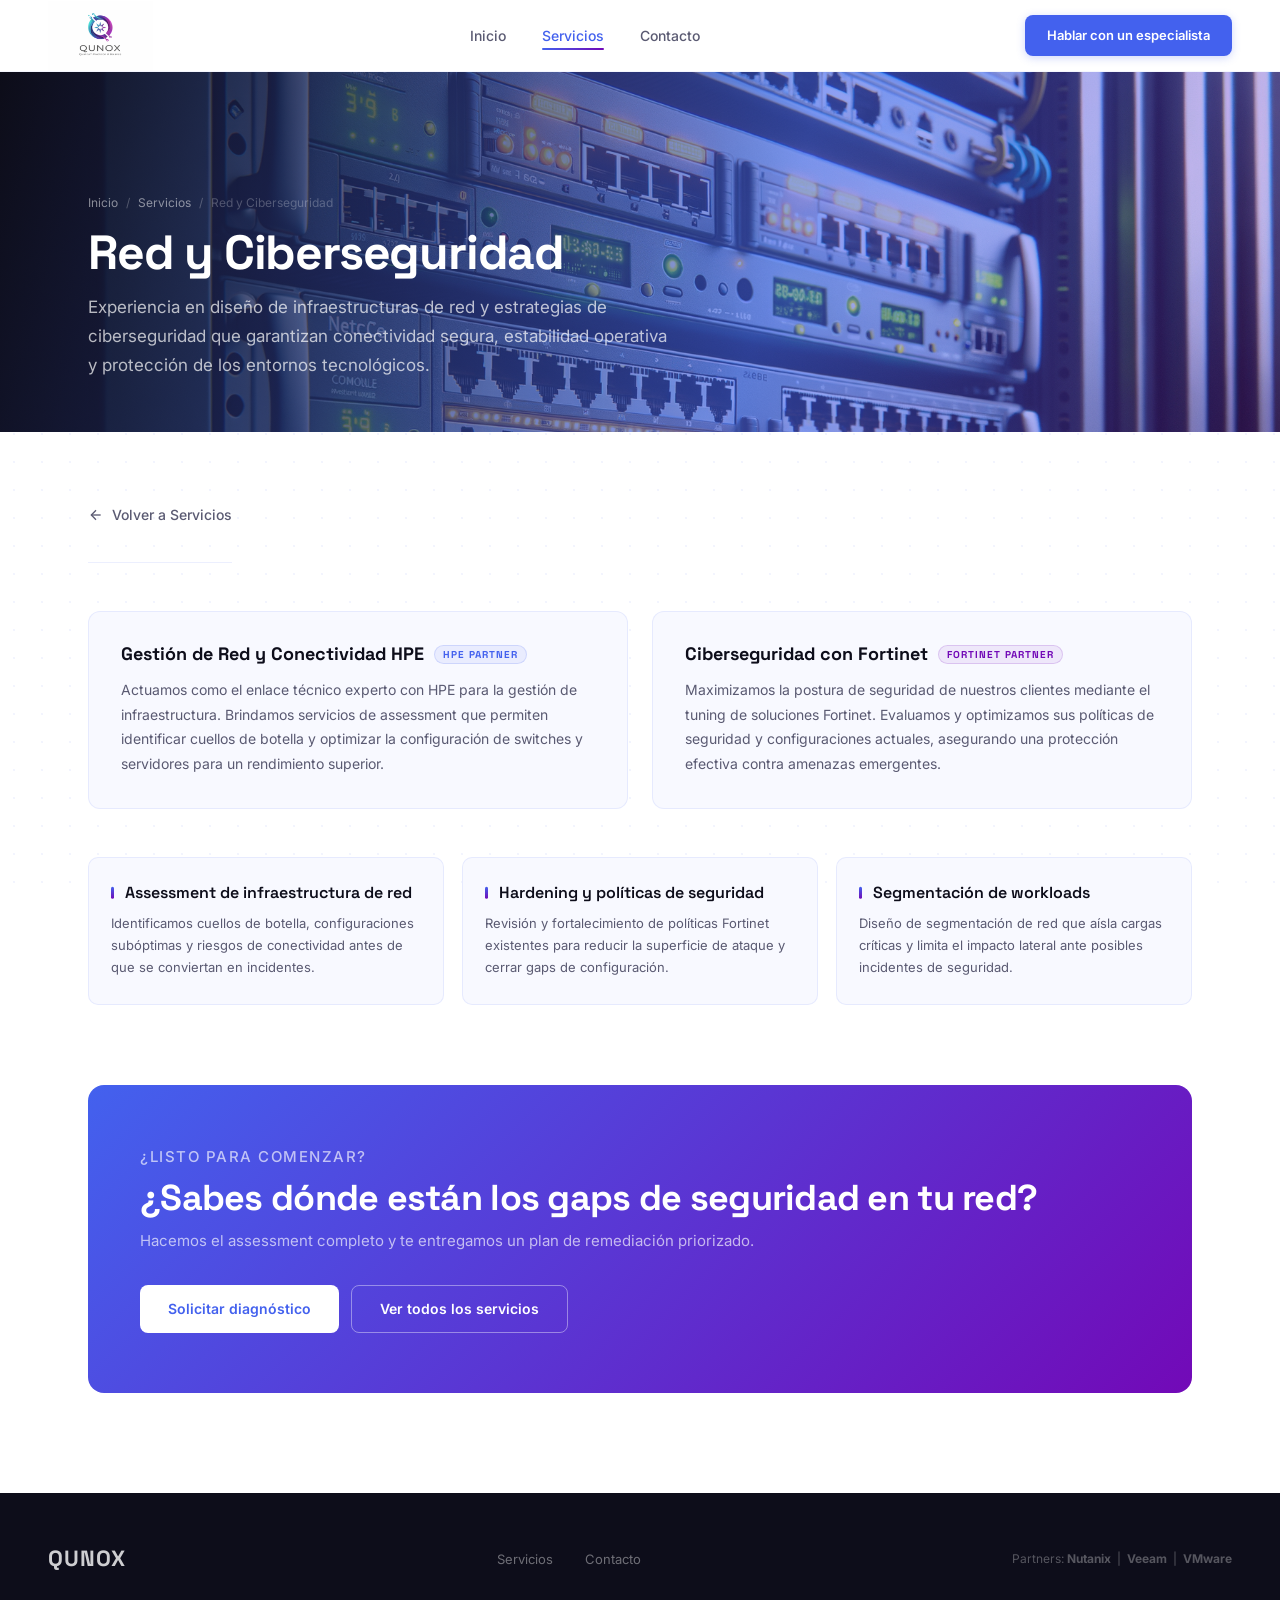
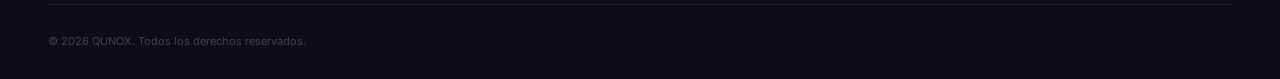
<file: servicios/red-ciberseguridad.html>
<!DOCTYPE html>
<html lang="es">
<head>
  <meta charset="UTF-8"/>
  <meta name="viewport" content="width=device-width,initial-scale=1.0"/>
  <title>Red y Ciberseguridad — QUNOX</title>
  <meta name="description" content="Infraestructuras de red y estrategias de ciberseguridad que garantizan conectividad segura, estabilidad operativa y protección de los entornos tecnológicos."/>
  <link rel="preconnect" href="https://fonts.googleapis.com"/>
  <link rel="preconnect" href="https://fonts.gstatic.com" crossorigin/>
  <link href="https://fonts.googleapis.com/css2?family=Space+Grotesk:wght@400;500;600;700&family=Inter:wght@300;400;500;600&display=swap" rel="stylesheet"/>
  <link rel="stylesheet" href="../css/main.css"/>
</head>
<body>
<nav id="nav" role="navigation">
  <div class="nav-inner">
    <a href="../index.html"><img src="../logo.jpeg" alt="QUNOX" class="nav-logo-img"/></a>
    <ul class="nav-links">
      <li><a href="../index.html">Inicio</a></li>
      <li><a href="../servicios.html" class="active">Servicios</a></li>
      <li><a href="../contacto.html">Contacto</a></li>
    </ul>
    <a href="../contacto.html" class="btn btn-primary nav-cta">Hablar con un especialista</a>
    <button class="hamburger" id="hamburger" aria-label="Menú" aria-expanded="false"><span></span><span></span><span></span></button>
  </div>
</nav>
<div class="mobile-menu" id="mobile-menu">
  <a href="../index.html" class="mobile-link">Inicio</a>
  <a href="../servicios.html" class="mobile-link">Servicios</a>
  <a href="../contacto.html" class="mobile-link">Contacto</a>
  <a href="../contacto.html" class="btn btn-primary mobile-cta">Hablar con un especialista</a>
</div>

<div class="page-wrap">
  <div class="svc-page-hero">
    <img src="../images/seguridad.jpg" alt="Red y Ciberseguridad" class="svc-page-hero-img"/>
    <div class="svc-page-hero-overlay"></div>
    <div class="svc-page-hero-content">
      <nav class="breadcrumb" aria-label="Ruta">
        <a href="../index.html">Inicio</a><span>/</span>
        <a href="../servicios.html">Servicios</a><span>/</span>
        <span class="breadcrumb-current">Red y Ciberseguridad</span>
      </nav>
      <h1 class="svc-page-h1">Red y Ciberseguridad</h1>
      <p class="svc-page-intro-text">Experiencia en diseño de infraestructuras de red y estrategias de ciberseguridad que garantizan conectividad segura, estabilidad operativa y protección de los entornos tecnológicos.</p>
    </div>
  </div>

  <section class="svc-content">
    <div class="container">
      <a href="../servicios.html" class="svc-back">
        <svg width="16" height="16" viewBox="0 0 24 24" fill="none" stroke="currentColor" stroke-width="2"><line x1="19" y1="12" x2="5" y2="12"/><polyline points="12 19 5 12 12 5"/></svg>
        Volver a Servicios
      </a>

      <div class="two-block">

        <div class="content-block reveal">
          <h3>
            Gestión de Red y Conectividad HPE
            <span class="block-badge">HPE Partner</span>
          </h3>
          <p>Actuamos como el enlace técnico experto con HPE para la gestión de infraestructura. Brindamos servicios de assessment que permiten identificar cuellos de botella y optimizar la configuración de switches y servidores para un rendimiento superior.</p>
        </div>

        <div class="content-block reveal" style="transition-delay:.1s">
          <h3>
            Ciberseguridad con Fortinet
            <span class="block-badge" style="background:rgba(114,9,183,0.07);color:var(--purple);border-color:rgba(114,9,183,0.16)">Fortinet Partner</span>
          </h3>
          <p>Maximizamos la postura de seguridad de nuestros clientes mediante el tuning de soluciones Fortinet. Evaluamos y optimizamos sus políticas de seguridad y configuraciones actuales, asegurando una protección efectiva contra amenazas emergentes.</p>
        </div>

      </div>

      <div class="feature-grid">
        <div class="feature-card reveal" data-delay="0">
          <h3 class="feature-h3">Assessment de infraestructura de red</h3>
          <p class="feature-desc">Identificamos cuellos de botella, configuraciones subóptimas y riesgos de conectividad antes de que se conviertan en incidentes.</p>
        </div>
        <div class="feature-card reveal" data-delay="80">
          <h3 class="feature-h3">Hardening y políticas de seguridad</h3>
          <p class="feature-desc">Revisión y fortalecimiento de políticas Fortinet existentes para reducir la superficie de ataque y cerrar gaps de configuración.</p>
        </div>
        <div class="feature-card reveal" data-delay="160">
          <h3 class="feature-h3">Segmentación de workloads</h3>
          <p class="feature-desc">Diseño de segmentación de red que aísla cargas críticas y limita el impacto lateral ante posibles incidentes de seguridad.</p>
        </div>
      </div>

      <div class="page-cta reveal">
        <div>
          <p class="page-cta-label">¿Listo para comenzar?</p>
          <h2>¿Sabes dónde están los gaps de seguridad en tu red?</h2>
          <p>Hacemos el assessment completo y te entregamos un plan de remediación priorizado.</p>
        </div>
        <div class="page-cta-actions">
          <a href="../contacto.html" class="btn btn-white">Solicitar diagnóstico</a>
          <a href="../servicios.html" class="btn btn-white-ghost">Ver todos los servicios</a>
        </div>
      </div>
    </div>
  </section>

  <footer>
    <div class="footer-inner">
      <span class="footer-logo">QUNOX</span>
      <ul class="footer-links">
        <li><a href="../servicios.html">Servicios</a></li>
        <li><a href="../contacto.html">Contacto</a></li>
      </ul>
      <p class="footer-partners">Partners: <strong>Nutanix</strong> &nbsp;|&nbsp; <strong>Veeam</strong> &nbsp;|&nbsp; <strong>VMware</strong></p>
    </div>
    <p class="footer-copy">© 2026 QUNOX. Todos los derechos reservados.</p>
  </footer>
</div>
<script src="../js/main.js"></script>
</body>
</html>
</file>
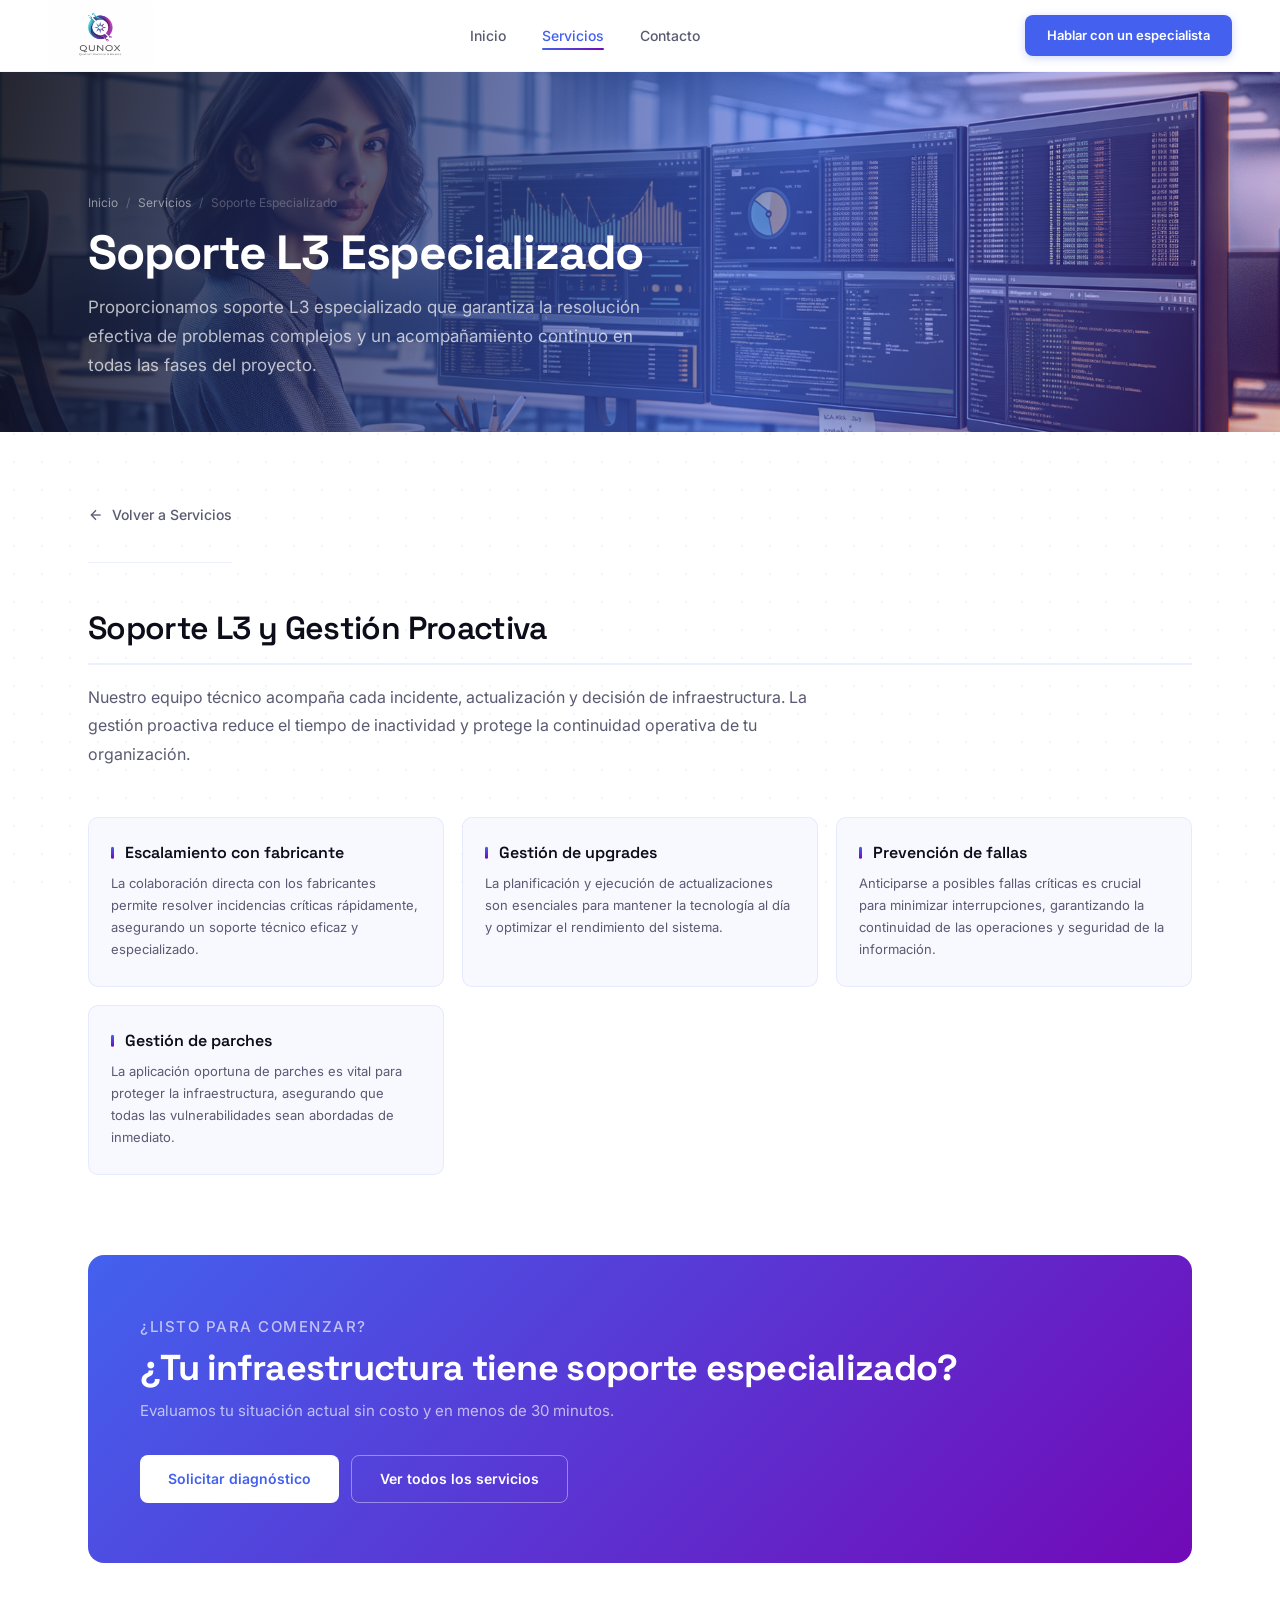
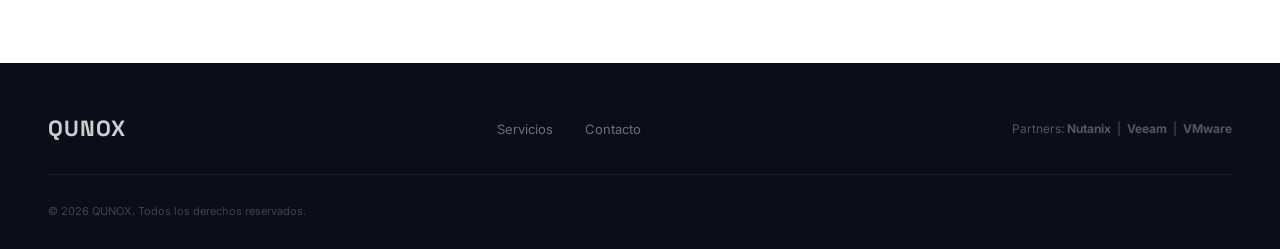
<file: servicios/soporte-especializado.html>
<!DOCTYPE html>
<html lang="es">
<head>
  <meta charset="UTF-8"/>
  <meta name="viewport" content="width=device-width,initial-scale=1.0"/>
  <title>Soporte Especializado — QUNOX</title>
  <meta name="description" content="Soporte L3 especializado que garantiza la resolución efectiva de problemas complejos y acompañamiento continuo."/>
  <link rel="preconnect" href="https://fonts.googleapis.com"/>
  <link rel="preconnect" href="https://fonts.gstatic.com" crossorigin/>
  <link href="https://fonts.googleapis.com/css2?family=Space+Grotesk:wght@400;500;600;700&family=Inter:wght@300;400;500;600&display=swap" rel="stylesheet"/>
  <link rel="stylesheet" href="../css/main.css"/>
</head>
<body>
<nav id="nav" role="navigation">
  <div class="nav-inner">
    <a href="../index.html"><img src="../logo.jpeg" alt="QUNOX" class="nav-logo-img"/></a>
    <ul class="nav-links">
      <li><a href="../index.html">Inicio</a></li>
      <li><a href="../servicios.html" class="active">Servicios</a></li>
      <li><a href="../contacto.html">Contacto</a></li>
    </ul>
    <a href="../contacto.html" class="btn btn-primary nav-cta">Hablar con un especialista</a>
    <button class="hamburger" id="hamburger" aria-label="Menú" aria-expanded="false"><span></span><span></span><span></span></button>
  </div>
</nav>
<div class="mobile-menu" id="mobile-menu">
  <a href="../index.html" class="mobile-link">Inicio</a>
  <a href="../servicios.html" class="mobile-link">Servicios</a>
  <a href="../contacto.html" class="mobile-link">Contacto</a>
  <a href="../contacto.html" class="btn btn-primary mobile-cta">Hablar con un especialista</a>
</div>

<div class="page-wrap">

  <!-- HERO -->
  <div class="svc-page-hero">
    <img src="../images/soporte.jpg" alt="Soporte Especializado" class="svc-page-hero-img"/>
    <div class="svc-page-hero-overlay"></div>
    <div class="svc-page-hero-content">
      <nav class="breadcrumb" aria-label="Ruta">
        <a href="../index.html">Inicio</a><span>/</span>
        <a href="../servicios.html">Servicios</a><span>/</span>
        <span class="breadcrumb-current">Soporte Especializado</span>
      </nav>
      <h1 class="svc-page-h1">Soporte L3 Especializado</h1>
      <p class="svc-page-intro-text">Proporcionamos soporte L3 especializado que garantiza la resolución efectiva de problemas complejos y un acompañamiento continuo en todas las fases del proyecto.</p>
    </div>
  </div>

  <!-- CONTENT -->
  <section class="svc-content">
    <div class="container">
      <a href="../servicios.html" class="svc-back">
        <svg width="16" height="16" viewBox="0 0 24 24" fill="none" stroke="currentColor" stroke-width="2"><line x1="19" y1="12" x2="5" y2="12"/><polyline points="12 19 5 12 12 5"/></svg>
        Volver a Servicios
      </a>

      <h2 class="svc-section-title reveal">Soporte L3 y Gestión Proactiva</h2>
      <p class="svc-section-intro reveal">Nuestro equipo técnico acompaña cada incidente, actualización y decisión de infraestructura. La gestión proactiva reduce el tiempo de inactividad y protege la continuidad operativa de tu organización.</p>

      <div class="feature-grid">
        <div class="feature-card reveal" data-delay="0">
          <h3 class="feature-h3">Escalamiento con fabricante</h3>
          <p class="feature-desc">La colaboración directa con los fabricantes permite resolver incidencias críticas rápidamente, asegurando un soporte técnico eficaz y especializado.</p>
        </div>
        <div class="feature-card reveal" data-delay="80">
          <h3 class="feature-h3">Gestión de upgrades</h3>
          <p class="feature-desc">La planificación y ejecución de actualizaciones son esenciales para mantener la tecnología al día y optimizar el rendimiento del sistema.</p>
        </div>
        <div class="feature-card reveal" data-delay="160">
          <h3 class="feature-h3">Prevención de fallas</h3>
          <p class="feature-desc">Anticiparse a posibles fallas críticas es crucial para minimizar interrupciones, garantizando la continuidad de las operaciones y seguridad de la información.</p>
        </div>
        <div class="feature-card reveal" data-delay="0">
          <h3 class="feature-h3">Gestión de parches</h3>
          <p class="feature-desc">La aplicación oportuna de parches es vital para proteger la infraestructura, asegurando que todas las vulnerabilidades sean abordadas de inmediato.</p>
        </div>
      </div>

      <!-- CTA -->
      <div class="page-cta reveal">
        <div>
          <p class="page-cta-label">¿Listo para comenzar?</p>
          <h2>¿Tu infraestructura tiene soporte especializado?</h2>
          <p>Evaluamos tu situación actual sin costo y en menos de 30 minutos.</p>
        </div>
        <div class="page-cta-actions">
          <a href="../contacto.html" class="btn btn-white">Solicitar diagnóstico</a>
          <a href="../servicios.html" class="btn btn-white-ghost">Ver todos los servicios</a>
        </div>
      </div>

    </div>
  </section>

  <footer>
    <div class="footer-inner">
      <span class="footer-logo">QUNOX</span>
      <ul class="footer-links">
        <li><a href="../servicios.html">Servicios</a></li>
        <li><a href="../contacto.html">Contacto</a></li>
      </ul>
      <p class="footer-partners">Partners: <strong>Nutanix</strong> &nbsp;|&nbsp; <strong>Veeam</strong> &nbsp;|&nbsp; <strong>VMware</strong></p>
    </div>
    <p class="footer-copy">© 2026 QUNOX. Todos los derechos reservados.</p>
  </footer>

</div>
<script src="../js/main.js"></script>
</body>
</html>
</file>
<file: css/main.css>
/* ═══════════════════════════════════════════════
   QUNOX — Shared Stylesheet
   ═══════════════════════════════════════════════ */

/* ── VARIABLES ─────────────────────────────────── */
:root {
  --blue:      #4361EE;
  --blue-d:    #3451D1;
  --purple:    #7209B7;
  --cyan:      #00B4D8;
  --ink:       #0D0D1A;
  --body:      #3A3A4A;
  --sub:       #5A5A72;
  --muted:     #8888A0;
  --surface:   #F8F9FF;
  --border:    rgba(67,97,238,0.10);
  --border-s:  rgba(67,97,238,0.24);
  --white:     #ffffff;
  --font-h:    'Space Grotesk', sans-serif;
  --font-b:    'Inter', sans-serif;
  --radius-sm: 6px;
  --radius-md: 8px;
  --radius-lg: 12px;
  --radius-xl: 16px;
  --shadow:    0 2px 12px rgba(0,0,0,0.04);
  --shadow-h:  0 8px 40px rgba(67,97,238,0.12);
  --ease:      cubic-bezier(0.16,1,0.3,1);
  --ease-io:   cubic-bezier(0.76,0,0.24,1);
  --gutter:    clamp(1.25rem,5vw,3rem);
}

/* ── RESET ─────────────────────────────────────── */
*,*::before,*::after{box-sizing:border-box;margin:0;padding:0}
html{scroll-behavior:auto;font-size:16px;-webkit-text-size-adjust:100%}
body{background:var(--white);color:var(--body);font-family:var(--font-b);line-height:1.6;overflow-x:hidden}
h1,h2,h3,h4{font-family:var(--font-h);line-height:1.1;color:var(--ink)}
a{color:inherit;text-decoration:none}
img,svg{display:block;max-width:100%}
button{font-family:inherit;cursor:pointer}
::-webkit-scrollbar{width:4px}
::-webkit-scrollbar-track{background:var(--white)}
::-webkit-scrollbar-thumb{background:var(--blue);border-radius:2px}

/* ── DOT GRID ──────────────────────────────────── */
body::before{
  content:'';position:fixed;inset:0;z-index:0;pointer-events:none;
  background-image:radial-gradient(circle,rgba(67,97,238,0.065) 1px,transparent 1px);
  background-size:28px 28px;
}

/* ── UTILITY ───────────────────────────────────── */
.container{max-width:1200px;margin:0 auto;padding:0 var(--gutter);position:relative;z-index:2}
.label{
  display:inline-flex;align-items:center;gap:8px;
  font-size:11px;font-weight:500;letter-spacing:0.12em;
  text-transform:uppercase;color:var(--blue);margin-bottom:14px;
}
.label::before{content:'';display:block;width:20px;height:1px;background:var(--blue)}
.grad-text{
  background:linear-gradient(135deg,var(--blue) 0%,var(--purple) 100%);
  -webkit-background-clip:text;-webkit-text-fill-color:transparent;background-clip:text;
}

/* ── BUTTONS ───────────────────────────────────── */
.btn{
  display:inline-flex;align-items:center;gap:6px;
  font-family:var(--font-b);font-size:14px;font-weight:600;
  padding:12px 28px;border-radius:var(--radius-md);border:none;
  cursor:pointer;transition:all 0.2s var(--ease);text-decoration:none;
}
.btn-primary{background:var(--blue);color:#fff;box-shadow:0 2px 8px rgba(67,97,238,0.25)}
.btn-primary:hover{background:var(--blue-d);box-shadow:0 6px 24px rgba(67,97,238,0.38);transform:translateY(-1px)}
.btn-primary:active{transform:translateY(0);box-shadow:0 2px 8px rgba(67,97,238,0.25)}
.btn-ghost{background:transparent;color:var(--blue);border:1.5px solid var(--border-s)}
.btn-ghost:hover{border-color:var(--blue);background:rgba(67,97,238,0.06)}
.btn-white{background:#fff;color:var(--blue);font-size:14px;font-weight:600}
.btn-white:hover{background:rgba(255,255,255,0.9);box-shadow:0 4px 20px rgba(0,0,0,0.14)}
.btn-white-ghost{background:transparent;color:#fff;border:1.5px solid rgba(255,255,255,0.4);font-size:14px;font-weight:600}
.btn-white-ghost:hover{background:rgba(255,255,255,0.1);border-color:rgba(255,255,255,0.7)}
.btn-arrow{
  display:inline-flex;align-items:center;gap:6px;
  background:none;border:none;color:var(--blue);font-size:13px;font-weight:600;
  padding:0;cursor:pointer;transition:gap 0.2s var(--ease),color 0.15s;
}
.btn-arrow:hover{gap:10px;color:var(--blue-d)}

/* ── REVEAL ANIMATIONS ─────────────────────────── */
.reveal{opacity:0;transform:translateY(24px);transition:opacity 0.6s var(--ease),transform 0.6s var(--ease)}
.reveal.visible{opacity:1;transform:none}

/* ── NAV ───────────────────────────────────────── */
#nav{
  position:sticky;top:0;z-index:100;
  height:72px;display:flex;align-items:center;
  padding:0 var(--gutter);
  background:rgba(255,255,255,0.92);
  backdrop-filter:blur(12px) saturate(180%);
  -webkit-backdrop-filter:blur(12px) saturate(180%);
  border-bottom:1px solid rgba(67,97,238,0.06);
  transition:box-shadow 0.3s,border-color 0.3s;
}
#nav.scrolled{box-shadow:0 1px 24px rgba(67,97,238,0.10);border-color:rgba(67,97,238,0.12)}
.nav-inner{width:100%;max-width:1200px;margin:0 auto;display:flex;align-items:center;justify-content:space-between}
.nav-logo-img{height:70px;width:auto;mix-blend-mode:multiply;display:block}
.nav-links{display:flex;align-items:center;gap:36px;list-style:none}
.nav-links a{
  font-size:14px;font-weight:500;color:var(--sub);
  transition:color 0.2s;position:relative;padding:4px 0;
}
.nav-links a::after{
  content:'';position:absolute;bottom:-2px;left:0;right:0;height:2px;
  background:linear-gradient(90deg,var(--blue),var(--purple));border-radius:2px;
  transform:scaleX(0);transform-origin:left;transition:transform 0.2s var(--ease);
}
.nav-links a:hover,.nav-links a.active{color:var(--blue)}
.nav-links a:hover::after,.nav-links a.active::after{transform:scaleX(1)}
.nav-cta{padding:10px 22px;font-size:13px;font-weight:600;margin-left:8px}
.hamburger{display:none;flex-direction:column;gap:5px;background:none;border:none;padding:4px}
.hamburger span{display:block;width:22px;height:1.5px;background:var(--ink);border-radius:2px;transition:all 0.3s cubic-bezier(0.68,-0.55,0.265,1.55)}
.hamburger.open span:nth-child(1){transform:translateY(6.5px) rotate(45deg)}
.hamburger.open span:nth-child(2){opacity:0;transform:scaleX(0)}
.hamburger.open span:nth-child(3){transform:translateY(-6.5px) rotate(-45deg)}

/* Mobile menu */
.mobile-menu{
  display:none;position:fixed;inset:0;z-index:99;
  background:rgba(255,255,255,0.97);backdrop-filter:blur(20px);
  flex-direction:column;justify-content:center;align-items:flex-start;
  padding:0 var(--gutter);gap:0;
  transform:translateY(-100%);transition:transform 0.35s cubic-bezier(0.16,1,0.3,1);
}
.mobile-menu.open{display:flex;transform:translateY(0)}
.mobile-link{
  font-family:var(--font-h);font-size:clamp(1.5rem,6vw,2rem);font-weight:700;
  color:var(--ink);padding:16px 0;border-bottom:1px solid rgba(67,97,238,0.08);
  width:100%;display:block;transition:color 0.2s;
}
.mobile-link:hover{color:var(--blue)}
.mobile-cta{margin-top:2rem;width:100%;text-align:center;padding:14px}

@media(max-width:768px){
  .nav-links,.nav-cta{display:none}
  .hamburger{display:flex}
}

/* ── PAGE TRANSITION ────────────────────────────── */
.page-wrap{animation:page-in 0.45s var(--ease) both}
@keyframes page-in{from{opacity:0;transform:translateY(12px)}to{opacity:1;transform:none}}

/* ═══════════════════════════════════════════════
   HOME PAGE
   ═══════════════════════════════════════════════ */

/* ── HERO ──────────────────────────────────────── */
#hero{
  position:relative;min-height:100svh;display:flex;align-items:center;
  padding:0 var(--gutter);overflow:hidden;
}
#three-canvas{position:fixed;inset:0;z-index:1;pointer-events:none}
.hero-inner{
  max-width:1200px;margin:0 auto;width:100%;
  display:grid;grid-template-columns:1fr 1fr;gap:5rem;align-items:center;
  position:relative;z-index:2;
}
.hero-eyebrow{
  display:inline-flex;align-items:center;gap:10px;
  font-size:11px;font-weight:500;letter-spacing:0.16em;text-transform:uppercase;
  color:var(--purple);margin-bottom:24px;
}
.hero-eyebrow span{display:block;width:28px;height:1px;background:var(--purple);opacity:0.6}
.hero-h1{
  font-size:clamp(2.75rem,5.5vw,4.75rem);font-weight:700;
  letter-spacing:-0.03em;line-height:1.04;margin-bottom:24px;
}
.hero-sub{
  font-size:clamp(1rem,1.5vw,1.125rem);color:var(--sub);
  line-height:1.75;margin-bottom:40px;max-width:440px;
}
.hero-actions{display:flex;gap:16px;flex-wrap:wrap;align-items:center}

/* Hero right panel */
.hero-panel{display:flex;flex-direction:column;gap:14px;position:relative;z-index:2;animation:float 5s ease-in-out infinite}
@keyframes float{0%,100%{transform:translateY(0)}50%{transform:translateY(-10px)}}
.sys-card{
  background:rgba(255,255,255,0.78);border:1px solid var(--border);
  border-radius:var(--radius-lg);padding:22px 24px;
  backdrop-filter:blur(16px);box-shadow:0 4px 24px rgba(67,97,238,0.08);
}
.sys-head{
  display:flex;align-items:center;justify-content:space-between;
  padding-bottom:14px;margin-bottom:14px;border-bottom:1px solid var(--border);
}
.sys-title{font-size:10px;font-weight:700;letter-spacing:0.12em;text-transform:uppercase;color:var(--muted)}
.status-pill{display:flex;align-items:center;gap:5px;font-size:10px;font-weight:700;color:#16a34a;text-transform:uppercase;letter-spacing:0.08em}
.status-dot{width:6px;height:6px;border-radius:50%;background:#22c55e;animation:pg 2s ease-in-out infinite}
@keyframes pg{0%,100%{box-shadow:0 0 0 0 rgba(34,197,94,0.45)}50%{box-shadow:0 0 0 5px rgba(34,197,94,0)}}
.sys-rows{display:flex;flex-direction:column;gap:8px}
.sys-row{display:flex;align-items:center;justify-content:space-between}
.sys-k{font-size:12px;color:var(--muted)}
.sys-v{font-family:var(--font-h);font-size:12px;font-weight:700}
.sys-v.g{color:#16a34a}.sys-v.b{color:var(--blue)}.sys-v.c{color:var(--cyan)}
.metrics-row{display:grid;grid-template-columns:repeat(3,1fr);gap:10px}
.metric-box{
  background:rgba(255,255,255,0.72);border:1px solid var(--border);
  border-radius:10px;padding:14px 12px;text-align:center;backdrop-filter:blur(10px);
}
.metric-num{font-family:var(--font-h);font-size:1.25rem;font-weight:700;color:var(--blue);display:block}
.metric-lbl{font-size:10px;color:var(--muted);text-transform:uppercase;letter-spacing:0.06em}
.scroll-cue{
  position:absolute;bottom:2.5rem;left:50%;transform:translateX(-50%);
  display:flex;flex-direction:column;align-items:center;gap:6px;
  color:var(--muted);font-size:10px;letter-spacing:0.1em;text-transform:uppercase;
  z-index:2;animation:sc 2.2s ease-in-out infinite;
}
@keyframes sc{0%,100%{transform:translateX(-50%) translateY(0)}50%{transform:translateX(-50%) translateY(7px)}}

@media(max-width:900px){.hero-inner{grid-template-columns:1fr}.hero-panel{display:none}}

/* ── PAIN POINTS ───────────────────────────────── */
#pain{padding:80px 0;background:var(--surface);border-top:1px solid var(--border);border-bottom:1px solid var(--border)}
.pain-grid{display:grid;grid-template-columns:repeat(4,1fr);gap:1px;background:var(--border);border-radius:var(--radius-lg);overflow:hidden;border:1px solid var(--border)}
.pain-item{background:var(--white);padding:32px 28px;transition:background 0.2s}
.pain-item:hover{background:var(--surface)}
.pain-tag{font-size:10px;font-weight:700;letter-spacing:0.14em;text-transform:uppercase;color:var(--blue);margin-bottom:12px}
.pain-title{font-family:var(--font-h);font-size:1.0625rem;font-weight:700;color:var(--ink);margin-bottom:8px}
.pain-desc{font-size:13px;color:var(--sub);line-height:1.65}
@media(max-width:900px){.pain-grid{grid-template-columns:repeat(2,1fr)}}
@media(max-width:500px){.pain-grid{grid-template-columns:1fr}}

/* ── SERVICES PREVIEW ──────────────────────────── */
#servicios-preview{padding:100px 0}
.svc-header{margin-bottom:60px}
.svc-header h2{font-size:clamp(2rem,3.5vw,2.875rem);font-weight:700;letter-spacing:-0.025em;margin-bottom:14px}
.svc-header p{font-size:17px;color:var(--sub);max-width:480px;line-height:1.7}
.svc-grid{display:grid;grid-template-columns:repeat(3,1fr);gap:22px}
.svc-card{
  background:var(--white);border:1px solid var(--border);
  border-radius:var(--radius-lg);padding:34px 30px;
  position:relative;overflow:hidden;
  transition:transform 0.3s var(--ease),box-shadow 0.3s var(--ease),border-color 0.3s;
  display:flex;flex-direction:column;
}
.svc-card::after{
  content:'';position:absolute;top:0;left:0;right:0;height:3px;
  background:linear-gradient(90deg,var(--blue),var(--purple));
  transform:scaleX(0);transform-origin:left;transition:transform 0.3s var(--ease);
}
.svc-card:hover{transform:translateY(-4px);box-shadow:var(--shadow-h);border-color:var(--border-s)}
.svc-card:hover::after{transform:scaleX(1)}
.svc-icon-wrap{
  width:48px;height:48px;border-radius:10px;
  background:rgba(67,97,238,0.08);display:flex;align-items:center;justify-content:center;
  margin-bottom:22px;color:var(--blue);flex-shrink:0;
}
.svc-name{font-size:1.0625rem;font-weight:700;color:var(--ink);margin-bottom:10px;letter-spacing:-0.015em}
.svc-desc{font-size:14px;color:var(--sub);line-height:1.7;flex:1}
.svc-link{
  display:flex;align-items:center;gap:6px;margin-top:22px;padding-top:16px;
  border-top:1px solid var(--border);
  font-size:13px;font-weight:600;color:var(--blue);
  transition:gap 0.2s var(--ease);
}
.svc-card:hover .svc-link{gap:10px}

@media(max-width:960px){.svc-grid{grid-template-columns:repeat(2,1fr)}}
@media(max-width:560px){.svc-grid{grid-template-columns:1fr}}

/* ── VALUE PROP (HOME) ─────────────────────────── */
#valor{padding:100px 0;background:var(--ink)}
.valor-inner{display:grid;grid-template-columns:1fr 1fr;gap:5rem;align-items:center}
.valor-left h2{font-size:clamp(2rem,3.5vw,2.75rem);font-weight:700;color:#fff;letter-spacing:-0.025em;margin-bottom:20px}
.valor-left p{font-size:16px;color:rgba(255,255,255,0.55);line-height:1.8;margin-bottom:32px}
.valor-items{display:flex;flex-direction:column;gap:18px}
.valor-item{
  display:flex;gap:16px;align-items:flex-start;
  padding:22px;background:rgba(255,255,255,0.04);
  border:1px solid rgba(255,255,255,0.08);border-radius:var(--radius-lg);
  transition:background 0.2s;
}
.valor-item:hover{background:rgba(255,255,255,0.07)}
.valor-icon{
  width:40px;height:40px;border-radius:8px;flex-shrink:0;
  background:rgba(67,97,238,0.18);display:flex;align-items:center;justify-content:center;color:var(--blue);
}
.valor-item-title{font-family:var(--font-h);font-size:15px;font-weight:700;color:#fff;margin-bottom:4px}
.valor-item-desc{font-size:13px;color:rgba(255,255,255,0.45);line-height:1.65}
@media(max-width:900px){.valor-inner{grid-template-columns:1fr}}

/* ═══════════════════════════════════════════════
   SERVICE PAGE
   ═══════════════════════════════════════════════ */

.service-page-section,section{position:relative;z-index:2}

/* ── SERVICE HERO ──────────────────────────────── */
.svc-page-hero{
  height:clamp(320px,40vh,480px);position:relative;overflow:hidden;
}
.svc-page-hero-img{
  position:absolute;inset:0;width:100%;height:100%;object-fit:cover;object-position:center 35%;
}
.svc-page-hero-overlay{
  position:absolute;inset:0;
  background:linear-gradient(105deg,rgba(13,13,26,0.90) 0%,rgba(67,97,238,0.60) 60%,rgba(114,9,183,0.28) 100%);
}
.svc-page-hero-content{
  position:absolute;bottom:0;left:0;right:0;
  max-width:1200px;margin:0 auto;padding:0 var(--gutter) 52px;
}
.breadcrumb{
  display:flex;align-items:center;gap:8px;
  font-size:12px;color:rgba(255,255,255,0.5);margin-bottom:14px;
}
.breadcrumb a{color:rgba(255,255,255,0.5);transition:color 0.2s}
.breadcrumb a:hover{color:#fff}
.breadcrumb span{color:rgba(255,255,255,0.25)}
.breadcrumb-current{color:rgba(255,255,255,0.85)}
.svc-page-h1{
  font-size:clamp(2rem,4vw,3rem);font-weight:700;color:#fff;
  letter-spacing:-0.025em;line-height:1.1;max-width:680px;margin-bottom:14px;
}
.svc-page-intro-text{font-size:17px;color:rgba(255,255,255,0.7);max-width:580px;line-height:1.7}

/* ── SERVICE CONTENT ───────────────────────────── */
.svc-content{padding:72px 0 100px}
.svc-back{
  display:inline-flex;align-items:center;gap:8px;
  font-size:14px;font-weight:500;color:var(--sub);
  padding-bottom:36px;margin-bottom:48px;border-bottom:1px solid var(--border);
  transition:color 0.2s,gap 0.2s;
}
.svc-back:hover{color:var(--blue);gap:12px}
.svc-back svg{transition:transform 0.2s var(--ease)}
.svc-back:hover svg{transform:translateX(-3px)}

.svc-section-title{
  font-size:clamp(1.5rem,2.5vw,2rem);font-weight:600;color:var(--ink);
  letter-spacing:-0.02em;margin-bottom:18px;padding-bottom:16px;
  border-bottom:2px solid rgba(67,97,238,0.1);
}
.svc-section-intro{font-size:16px;color:var(--sub);line-height:1.8;max-width:72ch;margin-bottom:48px}

/* Feature grid */
.feature-grid{display:grid;grid-template-columns:repeat(3,1fr);gap:18px;margin-bottom:48px}
.feature-card{
  background:var(--surface);border:1px solid var(--border);border-radius:10px;padding:26px 22px;
}
.feature-h3{
  font-size:1rem;font-weight:600;color:var(--ink);margin-bottom:10px;
  padding-left:14px;position:relative;
}
.feature-h3::before{
  content:'';position:absolute;left:0;top:50%;transform:translateY(-50%);
  width:3px;height:70%;
  background:linear-gradient(180deg,var(--blue),var(--purple));border-radius:2px;
}
.feature-desc{font-size:13px;color:var(--sub);line-height:1.7}

/* 2-col content block */
.two-block{display:grid;grid-template-columns:1fr 1fr;gap:24px;margin-bottom:48px}
.content-block{
  background:var(--surface);border:1px solid var(--border);border-radius:var(--radius-lg);padding:32px;
}
.content-block h3{
  font-size:1.125rem;font-weight:700;color:var(--ink);margin-bottom:14px;
  display:flex;align-items:center;gap:10px;
}
.block-badge{
  font-size:10px;font-weight:700;letter-spacing:0.1em;text-transform:uppercase;
  padding:3px 8px;border-radius:100px;
  background:rgba(67,97,238,0.08);color:var(--blue);border:1px solid rgba(67,97,238,0.16);
}
.content-block p{font-size:14px;color:var(--sub);line-height:1.75}

@media(max-width:800px){.feature-grid{grid-template-columns:repeat(2,1fr)}.two-block{grid-template-columns:1fr}}
@media(max-width:500px){.feature-grid{grid-template-columns:1fr}}

/* ── BOTTOM CTA ─────────────────────────────────── */
.page-cta{
  background:linear-gradient(135deg,var(--blue) 0%,var(--purple) 100%);
  border-radius:var(--radius-xl);padding:60px 52px;margin-top:80px;
  display:flex;justify-content:space-between;align-items:center;gap:2rem;flex-wrap:wrap;
}
.page-cta-label{font-size:11px;font-weight:500;letter-spacing:0.1em;text-transform:uppercase;color:rgba(255,255,255,0.55);margin-bottom:10px}
.page-cta h2{font-size:clamp(1.5rem,3vw,2.25rem);font-weight:700;color:#fff;letter-spacing:-0.02em;margin-bottom:10px}
.page-cta p{font-size:15px;color:rgba(255,255,255,0.65)}
.page-cta-actions{display:flex;gap:12px;flex-shrink:0}
@media(max-width:768px){.page-cta{padding:40px 24px}.page-cta-actions{width:100%}.page-cta-actions .btn{flex:1;justify-content:center}}

/* ═══════════════════════════════════════════════
   CONTACT PAGE
   ═══════════════════════════════════════════════ */
.contact-page{
  min-height:calc(100svh - 72px);
  display:grid;grid-template-columns:1fr 1fr;
}
.contact-left{
  background:var(--ink);padding:80px 56px;
  display:flex;flex-direction:column;justify-content:space-between;
  position:sticky;top:72px;height:calc(100svh - 72px);overflow:hidden;
}
.contact-left-top .label{color:var(--blue)}
.contact-left-top h1{font-size:clamp(2rem,3vw,2.5rem);font-weight:700;color:#fff;letter-spacing:-0.025em;margin-bottom:16px}
.contact-left-top p{font-size:15px;color:rgba(255,255,255,0.5);max-width:380px;line-height:1.75}
.contact-info-items{display:flex;flex-direction:column;gap:24px;margin-top:48px}
.contact-info-item{display:flex;gap:14px;align-items:flex-start}
.ci-icon{
  width:40px;height:40px;flex-shrink:0;border-radius:8px;
  background:rgba(67,97,238,0.14);display:flex;align-items:center;justify-content:center;
  color:var(--blue);
}
.ci-label{font-size:10px;font-weight:500;text-transform:uppercase;letter-spacing:0.08em;color:rgba(255,255,255,0.35);margin-bottom:2px}
.ci-value{font-size:14px;font-weight:500;color:rgba(255,255,255,0.8)}
.ci-value a{color:rgba(255,255,255,0.8);transition:color 0.2s}
.ci-value a:hover{color:#fff;text-decoration:underline}
.contact-visual{
  flex:1;margin-top:48px;opacity:0.12;
  background:radial-gradient(ellipse at 50% 50%,rgba(67,97,238,0.4) 0%,transparent 70%);
  border-radius:var(--radius-xl);
}
.contact-right{background:var(--white);padding:80px 64px;overflow-y:auto}
.contact-right h2{font-size:clamp(1.5rem,2.5vw,1.875rem);font-weight:600;color:var(--ink);margin-bottom:8px}
.contact-right .subtitle{font-size:15px;color:var(--sub);margin-bottom:48px;line-height:1.7}

/* Form */
.form{display:flex;flex-direction:column;gap:22px;max-width:480px}
.form-row{display:grid;grid-template-columns:1fr 1fr;gap:16px}
.form-group{display:flex;flex-direction:column;gap:8px}
.form-group label{font-size:13px;font-weight:500;color:var(--body);letter-spacing:0.01em}
.form-group input,.form-group textarea,.form-group select{
  width:100%;background:var(--surface);border:1.5px solid var(--border);
  border-radius:var(--radius-md);padding:13px 16px;
  font-family:var(--font-b);font-size:15px;color:var(--ink);outline:none;
  transition:border-color 0.2s,box-shadow 0.2s,background 0.2s;
}
.form-group input:focus,.form-group textarea:focus,.form-group select:focus{
  border-color:var(--blue);background:var(--white);
  box-shadow:0 0 0 3px rgba(67,97,238,0.11);
}
.form-group textarea{min-height:130px;resize:vertical}
.form-group input::placeholder,.form-group textarea::placeholder{color:rgba(90,90,114,0.5)}
.form-submit{
  width:100%;padding:16px;border:none;
  background:linear-gradient(135deg,var(--blue) 0%,var(--purple) 100%);
  color:#fff;font-family:var(--font-b);font-size:15px;font-weight:600;
  border-radius:var(--radius-md);cursor:pointer;
  transition:opacity 0.2s,transform 0.15s,box-shadow 0.2s;
  letter-spacing:0.02em;
}
.form-submit:hover{opacity:0.92;box-shadow:0 6px 24px rgba(67,97,238,0.35)}
.form-submit:active{transform:scale(0.99)}
.form-submit:disabled{opacity:0.55;cursor:not-allowed;transform:none}
.form-success{display:none;text-align:center;padding:3rem 1rem}
.success-icon{
  width:56px;height:56px;border-radius:50%;
  background:rgba(34,197,94,0.1);border:2px solid #22c55e;
  display:flex;align-items:center;justify-content:center;margin:0 auto 1rem;color:#22c55e;
}
.success-title{font-family:var(--font-h);font-size:1.25rem;font-weight:700;color:var(--ink)}
.success-msg{font-size:14px;color:var(--sub);margin-top:6px;line-height:1.65}

@media(max-width:900px){
  .contact-page{grid-template-columns:1fr}
  .contact-left{position:static;height:auto;padding:48px var(--gutter)}
  .contact-right{padding:48px var(--gutter)}
  .form-row{grid-template-columns:1fr}
}

/* ── FOOTER ─────────────────────────────────────── */
footer{background:var(--ink);color:rgba(255,255,255,0.5);padding:3rem var(--gutter) 1.75rem;position:relative;z-index:2}
.footer-inner{
  max-width:1200px;margin:0 auto;
  display:flex;align-items:center;justify-content:space-between;
  padding-bottom:1.75rem;margin-bottom:1.75rem;
  border-bottom:1px solid rgba(255,255,255,0.07);
  flex-wrap:wrap;gap:1.5rem;
}
.footer-logo{font-family:var(--font-h);font-size:1.375rem;font-weight:700;color:rgba(255,255,255,0.8);letter-spacing:0.04em}
.footer-links{display:flex;gap:2rem;list-style:none}
.footer-links a{font-size:13px;color:rgba(255,255,255,0.4);transition:color 0.2s}
.footer-links a:hover{color:#fff}
.footer-partners{font-size:12px;color:rgba(255,255,255,0.3)}
.footer-copy{max-width:1200px;margin:0 auto;font-size:11px;color:rgba(255,255,255,0.22)}
@media(max-width:600px){.footer-inner{flex-direction:column;align-items:flex-start}.footer-links{flex-wrap:wrap;gap:1rem}}
</file>
<file: css/servicios-page.css>
/* ================================================
   QUNOX — Servicios Overview Page
   ================================================ */

/* Grid container — fills viewport below nav, no scroll on desktop */
.services-grid {
  display: grid;
  grid-template-columns: repeat(3, 1fr);
  grid-template-rows: repeat(2, 1fr);
  height: calc(100vh - 72px);
  gap: 2px;
  background: #0D0D1A; /* gap color */
}

/* Card */
.svc-card {
  position: relative;
  overflow: hidden;
  display: block;
  text-decoration: none;
  cursor: pointer;
}

/* Background image */
.svc-card__img {
  position: absolute; inset: 0;
  width: 100%; height: 100%;
  object-fit: cover;
  transition: transform 0.55s cubic-bezier(0.16,1,0.3,1), filter 0.4s ease;
  filter: brightness(0.5) saturate(0.8);
}
.svc-card:hover .svc-card__img {
  transform: scale(1.04);
  filter: brightness(0.7) saturate(1.05);
}

/* Gradient overlay — stronger at bottom for title legibility */
.svc-card__overlay {
  position: absolute; inset: 0;
  background: linear-gradient(
    to top,
    rgba(13,13,26,0.88) 0%,
    rgba(13,13,26,0.30) 50%,
    rgba(13,13,26,0.10) 100%
  );
  transition: opacity 0.4s ease;
}
.svc-card:hover .svc-card__overlay { opacity: 0.7; }

/* Content — anchored to bottom */
.svc-card__content {
  position: absolute; inset: 0;
  display: flex; flex-direction: column;
  justify-content: flex-end;
  padding: 1.5rem 1.75rem;
}

/* Service number */
.svc-card__num {
  display: block;
  font-family: 'Inter', sans-serif;
  font-size: 0.65rem; font-weight: 600;
  letter-spacing: 0.14em;
  color: rgba(255,255,255,0.4);
  margin-bottom: 0.4rem;
  transition: color 0.3s;
}
.svc-card:hover .svc-card__num { color: rgba(255,255,255,0.65); }

/* Service title */
.svc-card__title {
  font-family: 'Space Grotesk', sans-serif;
  font-size: clamp(1.15rem, 2vw, 1.6rem);
  font-weight: 700;
  color: #fff;
  line-height: 1.08;
  letter-spacing: -0.02em;
  margin: 0;
}

/* Arrow — appears on hover */
.svc-card__arrow {
  position: absolute; top: 1.25rem; right: 1.25rem;
  width: 34px; height: 34px;
  border: 1px solid rgba(255,255,255,0.25);
  border-radius: 50%;
  display: flex; align-items: center; justify-content: center;
  color: rgba(255,255,255,0.7);
  opacity: 0;
  transform: translateY(6px);
  transition: opacity 0.3s ease, transform 0.35s cubic-bezier(0.16,1,0.3,1), border-color 0.3s;
}
.svc-card:hover .svc-card__arrow {
  opacity: 1; transform: translateY(0);
  border-color: rgba(255,255,255,0.5);
}

/* Accent bottom line — rotates blue/cyan/purple */
.svc-card::after {
  content: '';
  position: absolute; bottom: 0; left: 0; right: 0;
  height: 2px;
  opacity: 0;
  transition: opacity 0.35s ease;
}
.svc-card:nth-child(1)::after,
.svc-card:nth-child(4)::after { background: #4361EE; }
.svc-card:nth-child(2)::after,
.svc-card:nth-child(5)::after { background: #00B4D8; }
.svc-card:nth-child(3)::after,
.svc-card:nth-child(6)::after { background: #7209B7; }
.svc-card:hover::after { opacity: 1; }

/* Page header — above the grid */
.services-page-header {
  background: #fff;
  padding: 0 var(--gutter);
  height: 56px;
  display: flex; align-items: center; justify-content: space-between;
  border-bottom: 1px solid rgba(67,97,238,0.08);
  position: relative; z-index: 2;
}
.services-page-header h1 {
  font-family: 'Space Grotesk', sans-serif;
  font-size: 0.875rem; font-weight: 600;
  color: var(--ink, #0D0D1A); letter-spacing: -0.01em;
}
.services-page-header p {
  font-size: 0.8rem; color: var(--sub, #5A5A72);
}

/* Adjust grid height when header is shown */
.has-page-header .services-grid {
  height: calc(100vh - 72px - 56px);
}

/* ── MOBILE ─────────────────────────────────── */
@media (max-width: 900px) {
  .services-grid {
    grid-template-columns: repeat(2, 1fr);
    grid-template-rows: repeat(3, 1fr);
    height: calc(100vh - 72px);
  }
  .svc-card__title { font-size: clamp(1rem, 4vw, 1.3rem); }
}

@media (max-width: 560px) {
  .services-grid {
    grid-template-columns: 1fr;
    grid-template-rows: repeat(6, 42vw);
    height: auto;
  }
  .svc-card__content { padding: 1rem 1.25rem; }
}
</file>
